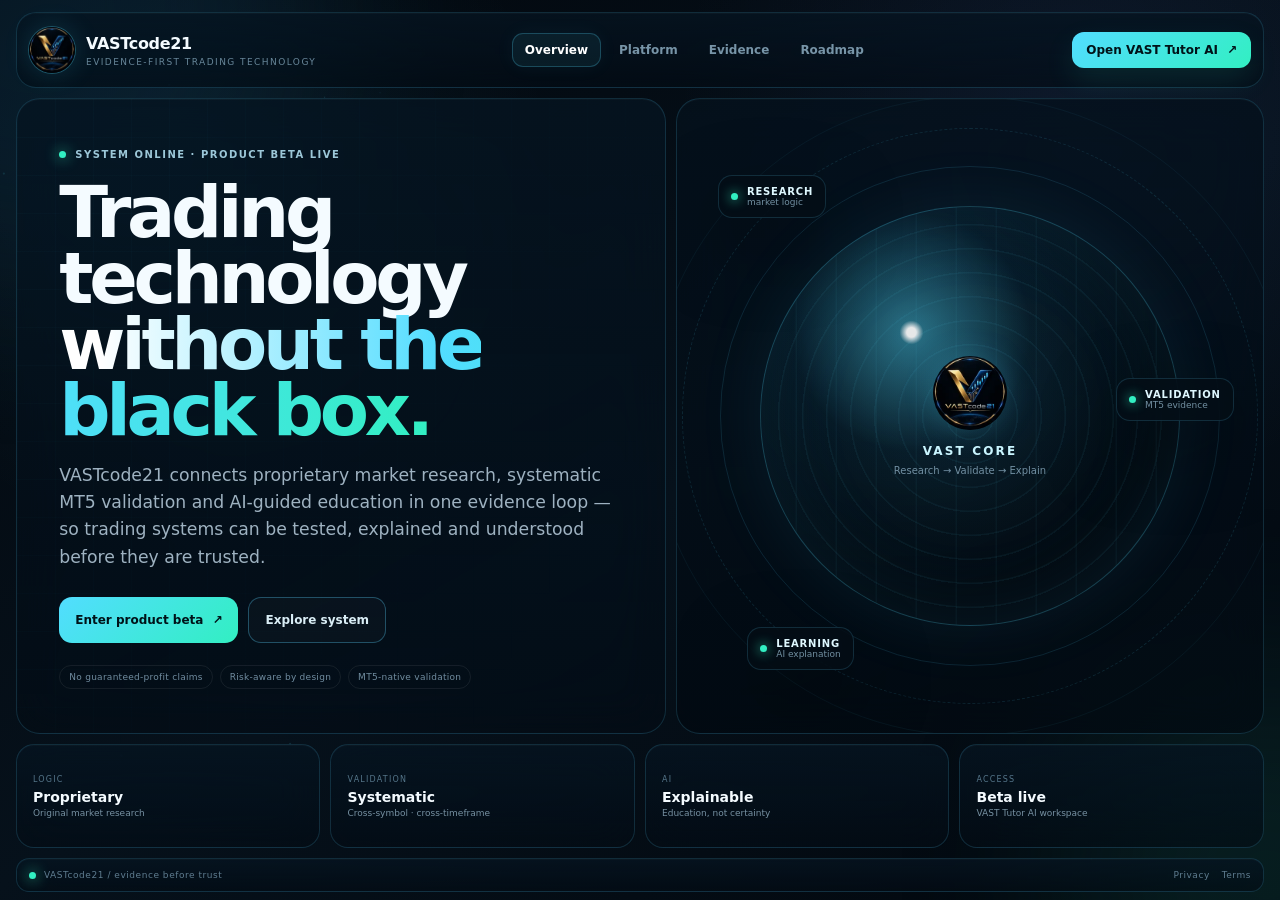
<file: site/index.html>
<!doctype html>
<html lang="en">
<head>
<meta charset="utf-8">
<meta name="viewport" content="width=device-width,initial-scale=1,viewport-fit=cover">
<meta name="theme-color" content="#02070d">
<title>VASTcode21 — Evidence-first trading technology</title>
<meta name="description" content="VASTcode21 combines proprietary market research, systematic MT5 validation and AI-guided education in one evidence-first trading technology platform.">
<meta name="robots" content="index,follow">
<link rel="canonical" href="https://vastcode21.com/">
<meta property="og:title" content="VASTcode21 — Evidence-first trading technology">
<meta property="og:description" content="Research. Validate. Understand. Trading technology designed around evidence, explainability and risk discipline.">
<meta property="og:type" content="website">
<meta property="og:url" content="https://vastcode21.com/">
<link rel="icon" type="image/svg+xml" href="vastcode21-instagram-logo.svg">
<link rel="stylesheet" href="onescreen.css">
<script type="application/ld+json">{"@context":"https://schema.org","@type":"WebSite","name":"VASTcode21","url":"https://vastcode21.com/","description":"Evidence-first trading technology combining proprietary research, systematic MT5 validation and AI-guided education."}</script>
</head>
<body>
<canvas id="field" aria-hidden="true"></canvas>
<div class="glow glow-a" aria-hidden="true"></div>
<div class="glow glow-b" aria-hidden="true"></div>

<div class="os-shell">
  <header class="topbar">
    <a class="brand" href="#" aria-label="VASTcode21 home" data-view="home">
      <img src="vastcode21-instagram-logo.svg" alt="VASTcode21 logo">
      <span class="brand-copy"><strong>VASTcode21</strong><small>EVIDENCE-FIRST TRADING TECHNOLOGY</small></span>
    </a>

    <nav class="view-nav" aria-label="VASTcode21 navigation">
      <button class="active" type="button" data-view="home">Overview</button>
      <button type="button" data-view="platform">Platform</button>
      <button type="button" data-view="evidence">Evidence</button>
      <button type="button" data-view="roadmap">Roadmap</button>
    </nav>

    <a class="launch" href="app.html">Open VAST Tutor AI <span>↗</span></a>
  </header>

  <main class="viewport">
    <section class="content-zone" aria-live="polite">
      <article class="view active" id="view-home" data-panel="home">
        <div class="eyebrow"><i></i> SYSTEM ONLINE · PRODUCT BETA LIVE</div>
        <h1>Trading technology<br><span>without the black box.</span></h1>
        <p class="lead">VASTcode21 connects proprietary market research, systematic MT5 validation and AI-guided education in one evidence loop — so trading systems can be tested, explained and understood before they are trusted.</p>
        <div class="action-row">
          <a class="primary" href="app.html">Enter product beta <b>↗</b></a>
          <button class="secondary" type="button" data-view="platform">Explore system</button>
        </div>
        <div class="trust-row">
          <span>No guaranteed-profit claims</span><span>Risk-aware by design</span><span>MT5-native validation</span>
        </div>
      </article>

      <article class="view" id="view-platform" data-panel="platform">
        <div class="eyebrow"><i></i> VAST PLATFORM ARCHITECTURE</div>
        <h1>Three layers.<br><span>One evidence loop.</span></h1>
        <p class="lead">Research captures explicit market states. Validation challenges them across symbols and timeframes. AI turns the resulting evidence into understandable, disciplined workflow.</p>
        <div class="mini-grid">
          <div><b>01</b><strong>Research</strong><span>Proprietary market-behavior logic</span></div>
          <div><b>02</b><strong>Validate</strong><span>Systematic MT5 testing and failure modes</span></div>
          <div><b>03</b><strong>Explain</strong><span>AI-guided context and education</span></div>
        </div>
      </article>

      <article class="view" id="view-evidence" data-panel="evidence">
        <div class="eyebrow"><i></i> STATE-BASED DECISION STRUCTURE</div>
        <h1>The system can<br><span>say “wait”.</span></h1>
        <p class="lead">VAST is designed to separate observation, preparation, trigger and exit instead of manufacturing constant action. Silence is a valid output when evidence is insufficient.</p>
        <div class="state-row">
          <div class="state wait"><small>00</small><b>WAIT</b></div>
          <div class="state arm"><small>01</small><b>ARM</b></div>
          <div class="state signal"><small>02</small><b>SIGNAL</b></div>
          <div class="state exit"><small>03</small><b>EXIT</b></div>
        </div>
      </article>

      <article class="view" id="view-roadmap" data-panel="roadmap">
        <div class="eyebrow"><i></i> PRODUCT DIRECTION</div>
        <h1>From tools to a<br><span>trader operating layer.</span></h1>
        <p class="lead">The direction is a unified workspace where research, validation, chart understanding, context and education operate as parts of the same system.</p>
        <div class="road-row">
          <div><small>NOW</small><b>Product beta</b><span>Vision AI · learning · outcome review</span></div>
          <div><small>NEXT</small><b>Validation engine</b><span>Versioned cross-market evidence</span></div>
          <div><small>THEN</small><b>Evidence graph</b><span>Linked logic, context and outcomes</span></div>
        </div>
      </article>
    </section>

    <aside class="core-zone" aria-label="VAST evidence engine visualization">
      <div class="core-orbit orbit-one"></div>
      <div class="core-orbit orbit-two"></div>
      <div class="core-orbit orbit-three"></div>
      <div class="core">
        <div class="core-grid"></div>
        <div class="core-center"><img src="vastcode21-instagram-logo.svg" alt=""><strong>VAST CORE</strong><span>Research → Validate → Explain</span></div>
      </div>
      <div class="sat sat-a"><i></i><span><b>Research</b>market logic</span></div>
      <div class="sat sat-b"><i></i><span><b>Validation</b>MT5 evidence</span></div>
      <div class="sat sat-c"><i></i><span><b>Learning</b>AI explanation</span></div>
    </aside>

    <section class="status-rail" aria-label="VASTcode21 system status">
      <div class="status-card"><small>LOGIC</small><b>Proprietary</b><span>Original market research</span></div>
      <div class="status-card"><small>VALIDATION</small><b>Systematic</b><span>Cross-symbol · cross-timeframe</span></div>
      <div class="status-card"><small>AI</small><b>Explainable</b><span>Education, not certainty</span></div>
      <div class="status-card"><small>ACCESS</small><b>Beta live</b><span>VAST Tutor AI workspace</span></div>
    </section>
  </main>

  <footer class="bottombar">
    <span><i></i> VASTcode21 / evidence before trust</span>
    <div><a href="privacy.html">Privacy</a><a href="terms.html">Terms</a></div>
  </footer>
</div>

<script src="onescreen.js" defer></script>
</body>
</html>
</file>
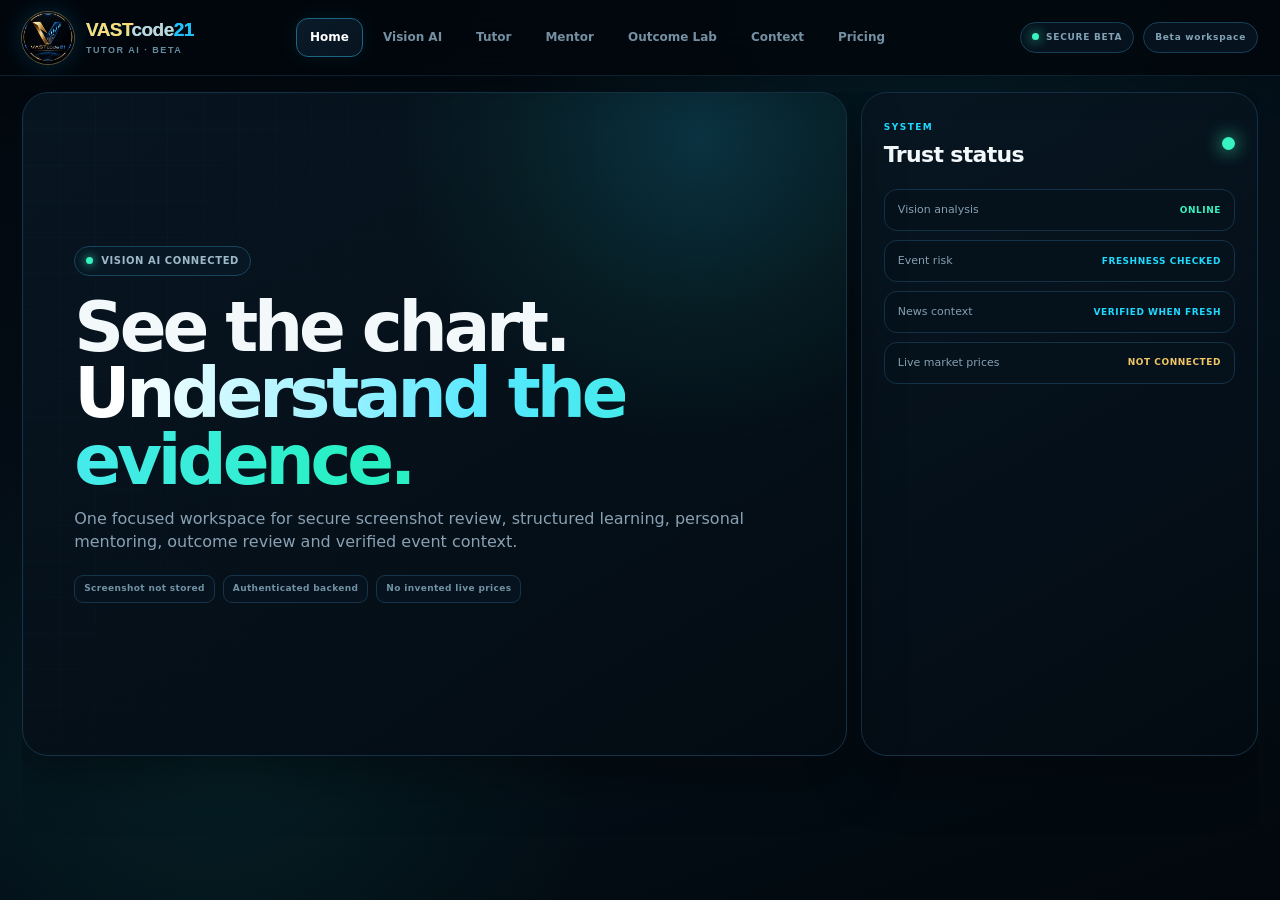
<file: site/app.html>
<!doctype html>
<html lang="en">
<head>
<meta charset="utf-8">
<meta name="viewport" content="width=device-width,initial-scale=1,viewport-fit=cover">
<meta name="theme-color" content="#02070d">
<title>VASTcode21 — Tutor AI Workspace</title>
<meta name="description" content="VASTcode21 Tutor AI beta: secure chart screenshot review, structured learning, mentoring, outcome review and verified context. Educational use only.">
<link rel="icon" type="image/svg+xml" href="vastcode21-instagram-logo.svg">
<link rel="stylesheet" href="tutor-lab.css">
<link rel="stylesheet" href="tutor-learning.css">
<link rel="stylesheet" href="tutor-outcome.css">
<link rel="stylesheet" href="app-shell.css">
<link rel="stylesheet" href="pricing.css">
</head>
<body>
<div class="app">
  <header class="app-topbar">
    <button class="brandlock" type="button" data-page="home" aria-label="VASTcode21 home">
      <img class="brand-logo" src="vastcode21-instagram-logo.svg" alt="VASTcode21 logo">
      <span class="brand-copy"><strong><span class="brand-vast">VAST</span><span class="brand-code">code</span><span class="brand-21">21</span></strong><small>TUTOR AI · BETA</small></span>
    </button>

    <nav class="topnav" aria-label="Workspace navigation">
      <button type="button" data-page="home">Home</button>
      <button type="button" data-page="vision">Vision AI</button>
      <button type="button" data-page="tutor">Tutor</button>
      <button type="button" data-page="mentor">Mentor</button>
      <button type="button" data-page="outcome">Outcome Lab</button>
      <button type="button" data-page="context">Context</button>
      <button type="button" data-page="pricing">Pricing</button>
    </nav>

    <div class="topbar-right">
      <span class="beta-pill"><i></i>SECURE BETA</span>
      <span class="account-pill" id="account-pill">Beta workspace</span>
    </div>
  </header>

  <main class="app-main">
    <div class="page-wrap">
      <section class="app-page active" id="page-home">
        <div class="home-screen">
          <article class="hero-card">
            <div class="hero-content">
              <span class="hero-chip"><i></i>VISION AI CONNECTED</span>
              <h1>See the chart.<br><span>Understand the evidence.</span></h1>
              <p>One focused workspace for secure screenshot review, structured learning, personal mentoring, outcome review and verified event context.</p>
              <div class="hero-mini"><span>Screenshot not stored</span><span>Authenticated backend</span><span>No invented live prices</span></div>
            </div>
          </article>

          <aside class="status-card">
            <div class="status-head"><div><span class="page-kicker">SYSTEM</span><h2>Trust status</h2></div><span class="live-orb"></span></div>
            <div class="system-list">
              <div class="system-row"><span>Vision analysis</span><b class="state-online">ONLINE</b></div>
              <div class="system-row"><span>Event risk</span><b class="state-safe">FRESHNESS CHECKED</b></div>
              <div class="system-row"><span>News context</span><b class="state-safe">VERIFIED WHEN FRESH</b></div>
              <div class="system-row"><span>Live market prices</span><b class="state-planned">NOT CONNECTED</b></div>
            </div>
          </aside>
        </div>
      </section>

      <section class="app-page" id="page-vision">
        <div class="workspace-head"><div><span class="page-kicker">VAST VISION AI</span><h1>Chart review</h1><p>Upload one chart and get one structured educational review.</p></div></div>
        <div id="mentor" hidden></div><div class="module-slot" id="vision-slot"></div>
      </section>

      <section class="app-page" id="page-tutor">
        <div class="workspace-head"><div><span class="page-kicker">VAST TUTOR</span><h1>Learning path</h1><p>Short lessons and checkpoints, separated from chart analysis.</p></div></div>
        <div class="module-slot" id="tutor-slot"><div class="module-empty">Tutor lessons are loading…</div></div>
      </section>

      <section class="app-page" id="page-mentor">
        <div class="workspace-head mentor-head"><div><span class="page-kicker">VAST MENTOR · PERSONAL TRADING EDUCATION</span><h1>Private guidance, built around your level.</h1><p>MT5 practice, XAUUSD/BTCUSD market context, risk discipline and a repeatable VAST workflow — education only, never signals.</p></div></div>
        <div class="mentor-workspace">
          <article class="mentor-intro-card">
            <span class="mentor-badge">PERSONALIZED PATH</span>
            <h2>Become more independent, not more dependent.</h2>
            <p>The mentor program is structured around five learning stages: platform foundation, market structure, risk discipline, VAST workflow and independent review.</p>
            <div class="mentor-path"><span>01 Foundation</span><span>02 Market structure</span><span>03 Risk discipline</span><span>04 VAST workflow</span><span>05 Independent review</span></div>
            <div class="mentor-disclaimer">No account management · No personalized investment advice · No buy/sell signals</div>
          </article>

          <article class="mentor-service-card">
            <div class="plan-top"><span class="plan-tag">PRIVATE SESSION</span><span class="plan-state available">AVAILABLE</span></div>
            <h2>VAST Mentor 1:1</h2>
            <div class="plan-price"><strong>€79</strong><span>/ 50 min</span></div>
            <p>A focused private lesson around your current level and one specific skill you want to improve.</p>
            <ul><li>Personal level check</li><li>Live MT5 walkthrough</li><li>One focused topic per session</li><li>Action notes for your next practice block</li></ul>
            <a class="plan-action" href="https://ig.me/m/vast.code21" target="_blank" rel="noopener noreferrer">Request 1:1 session</a>
          </article>

          <article class="mentor-service-card featured-mentor">
            <div class="plan-top"><span class="plan-tag">STRUCTURED PROGRAM</span><span class="plan-state available">AVAILABLE</span></div>
            <h2>4-Week Mentorship</h2>
            <div class="plan-price"><strong>€249</strong><span>/ 4 weeks</span></div>
            <p>A guided learning track for structure, accountability and measurable educational progress.</p>
            <ul><li>4 private mentor sessions</li><li>Personal learning roadmap</li><li>MT5 + risk + market-context curriculum</li><li>Weekly practice objectives</li><li>End-of-program review</li></ul>
            <a class="plan-action" href="https://ig.me/m/vast.code21" target="_blank" rel="noopener noreferrer">Apply for 4-week track</a>
          </article>
        </div>
      </section>

      <section class="app-page" id="page-outcome">
        <div class="workspace-head"><div><span class="page-kicker">OUTCOME LAB</span><h1>Review outcomes</h1><p>Capture the scenario first, then compare it with what actually happened.</p></div></div>
        <div class="module-slot" id="outcome-slot"><div class="module-empty">Outcome Lab is loading…</div></div>
      </section>

      <section class="app-page" id="page-context">
        <div class="workspace-head"><div><span class="page-kicker">VERIFIED CONTEXT</span><h1>Event risk</h1><p>Freshness-gated context only. Missing dependencies stay explicitly unavailable.</p></div></div>
        <div id="markets" hidden></div><div class="module-slot" id="context-slot"></div>
      </section>

      <section class="app-page" id="page-pricing">
        <div class="workspace-head pricing-head"><div><span class="page-kicker">VASTCODE21 PRICING</span><h1>Plans & services</h1><p>All current public services in one place. Products still under validation remain unavailable.</p></div></div>
        <div class="pricing-grid">
          <article class="plan-card mentor-price-card">
            <div class="plan-top"><span class="plan-tag">MENTOR 1:1</span><span class="plan-state available">AVAILABLE</span></div>
            <h2>VAST Mentor 1:1</h2>
            <div class="plan-price"><strong>€79</strong><span>/ 50 min</span></div>
            <p>Private focused education with level check, live MT5 walkthrough and next-step practice notes.</p>
            <a class="plan-action" href="https://ig.me/m/vast.code21" target="_blank" rel="noopener noreferrer">Request session</a>
          </article>

          <article class="plan-card mentor-price-card featured-mentor">
            <div class="plan-top"><span class="plan-tag">MENTOR PROGRAM</span><span class="plan-state available">AVAILABLE</span></div>
            <h2>4-Week Mentorship</h2>
            <div class="plan-price"><strong>€249</strong><span>/ 4 weeks</span></div>
            <p>4 private sessions, personal roadmap, weekly practice objectives and end-of-program review.</p>
            <a class="plan-action" href="https://ig.me/m/vast.code21" target="_blank" rel="noopener noreferrer">Apply for program</a>
          </article>

          <article class="plan-card">
            <div class="plan-top"><span class="plan-tag">TECHNICAL SERVICE</span><span class="plan-state available">AVAILABLE</span></div>
            <h2>MT5 Setup & Automation Audit</h2>
            <div class="plan-price"><strong>€99</strong><span>one time</span></div>
            <p>45-minute MT5 setup session covering installation, templates, EA/indicator setup and troubleshooting.</p>
            <a class="plan-action" href="https://book.stripe.com/bJedRaaIVaZG6L55S6cEw00" target="_blank" rel="noopener">Buy for €99</a>
          </article>

          <article class="plan-card">
            <div class="plan-top"><span class="plan-tag">EDUCATIONAL MEMBERSHIP</span><span class="plan-state available">AVAILABLE</span></div>
            <h2>VASTcode21 Research Brief</h2>
            <div class="plan-price"><strong>€15</strong><span>/ month</span></div>
            <p>Weekly educational email with validation milestones, MT5 concepts and GOLD/BITCOIN development lessons.</p>
            <a class="plan-action" href="https://buy.stripe.com/6oUaEY5oB8RyglFeoCcEw01" target="_blank" rel="noopener">Subscribe €15/mo</a>
          </article>

          <article class="plan-card beta-plan">
            <div class="plan-top"><span class="plan-tag">AI BETA</span><span class="plan-state">CHECKOUT OFF</span></div>
            <h2>VAST Tutor AI</h2>
            <div class="plan-price"><strong>Beta</strong><span>pricing not launched</span></div>
            <p>Vision AI, Tutor learning, Outcome Lab and verified context are still being validated.</p>
            <div class="plan-note">No public Tutor checkout until the product and payment flow are fully verified.</div>
          </article>

          <article class="plan-card free-plan">
            <div class="plan-top"><span class="plan-tag">EARLY ACCESS</span><span class="plan-state available">OPEN</span></div>
            <h2>VAST Early Access List</h2>
            <div class="plan-price"><strong>FREE</strong><span>waitlist</span></div>
            <p>Verified development and release updates. The VAST indicator itself is not currently for sale.</p>
            <a class="plan-action secondary" href="http://eepurl.com/cN6dWhHhtP" target="_blank" rel="noopener">Join free waitlist</a>
          </article>
        </div>
        <div class="pricing-foot">Prices shown in EUR. No trading signals, account management, profit guarantees or personalized investment advice are included.</div>
      </section>
    </div>
  </main>
</div>

<script src="tutor-lab.js" defer></script>
<script src="tutor-learning.js" defer></script>
<script src="tutor-outcome.js" defer></script>
<script src="tutor-vision-runtime.js" defer></script>
<script src="tutor-vision-bridge.js" defer></script>
<script src="app-shell.js" defer></script>
</body>
</html>
</file>
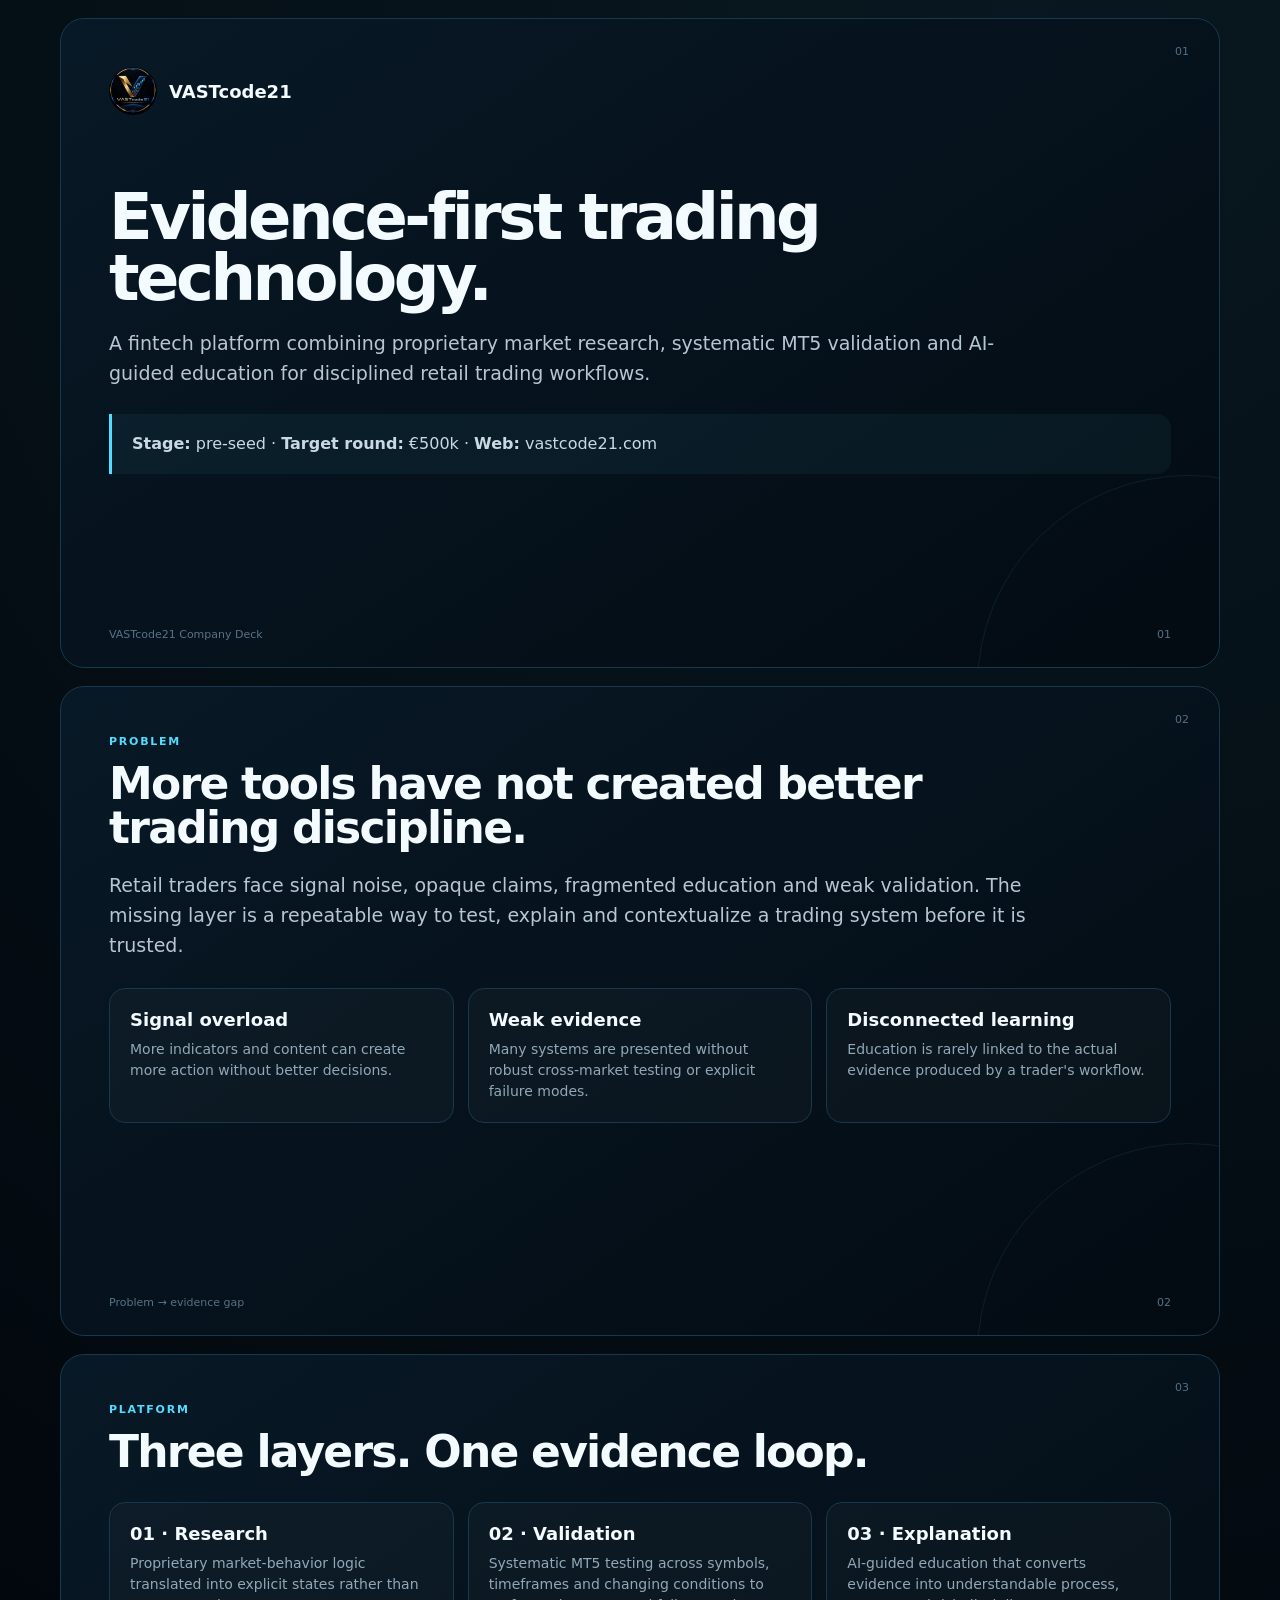
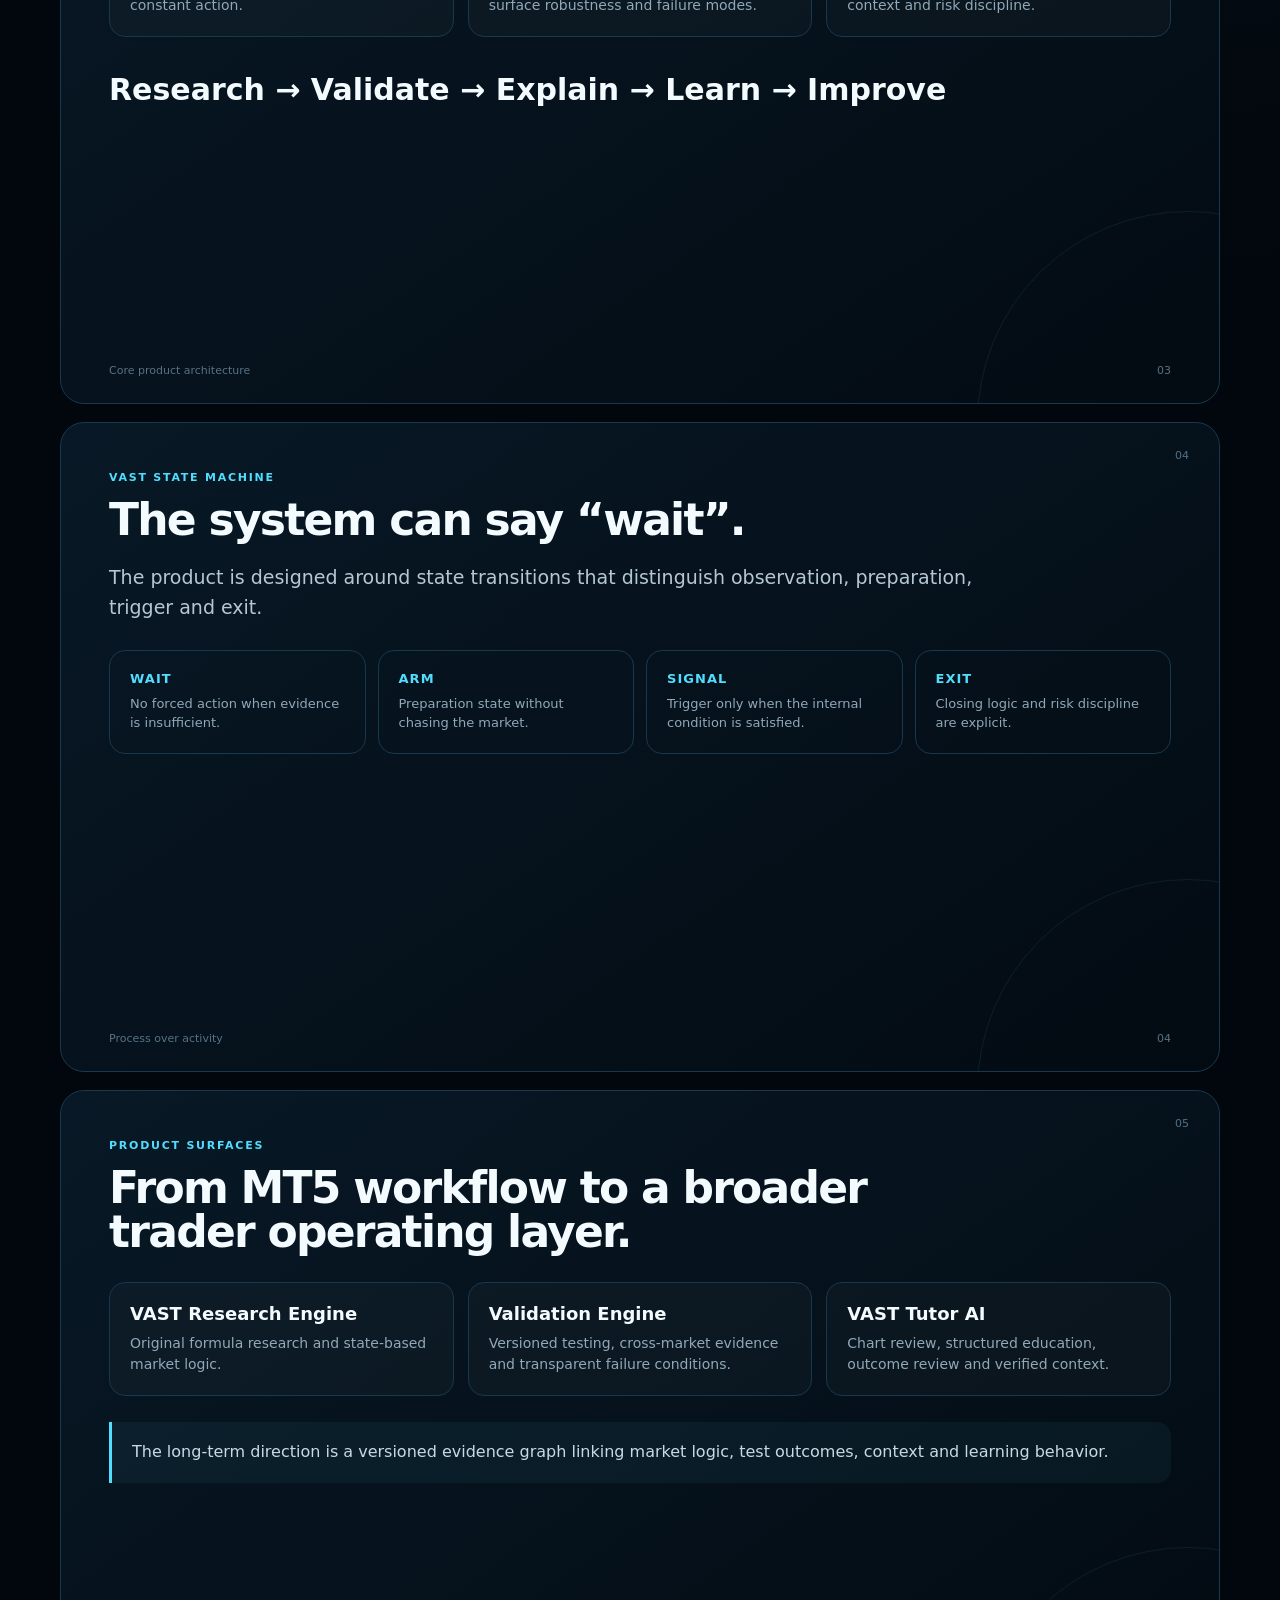
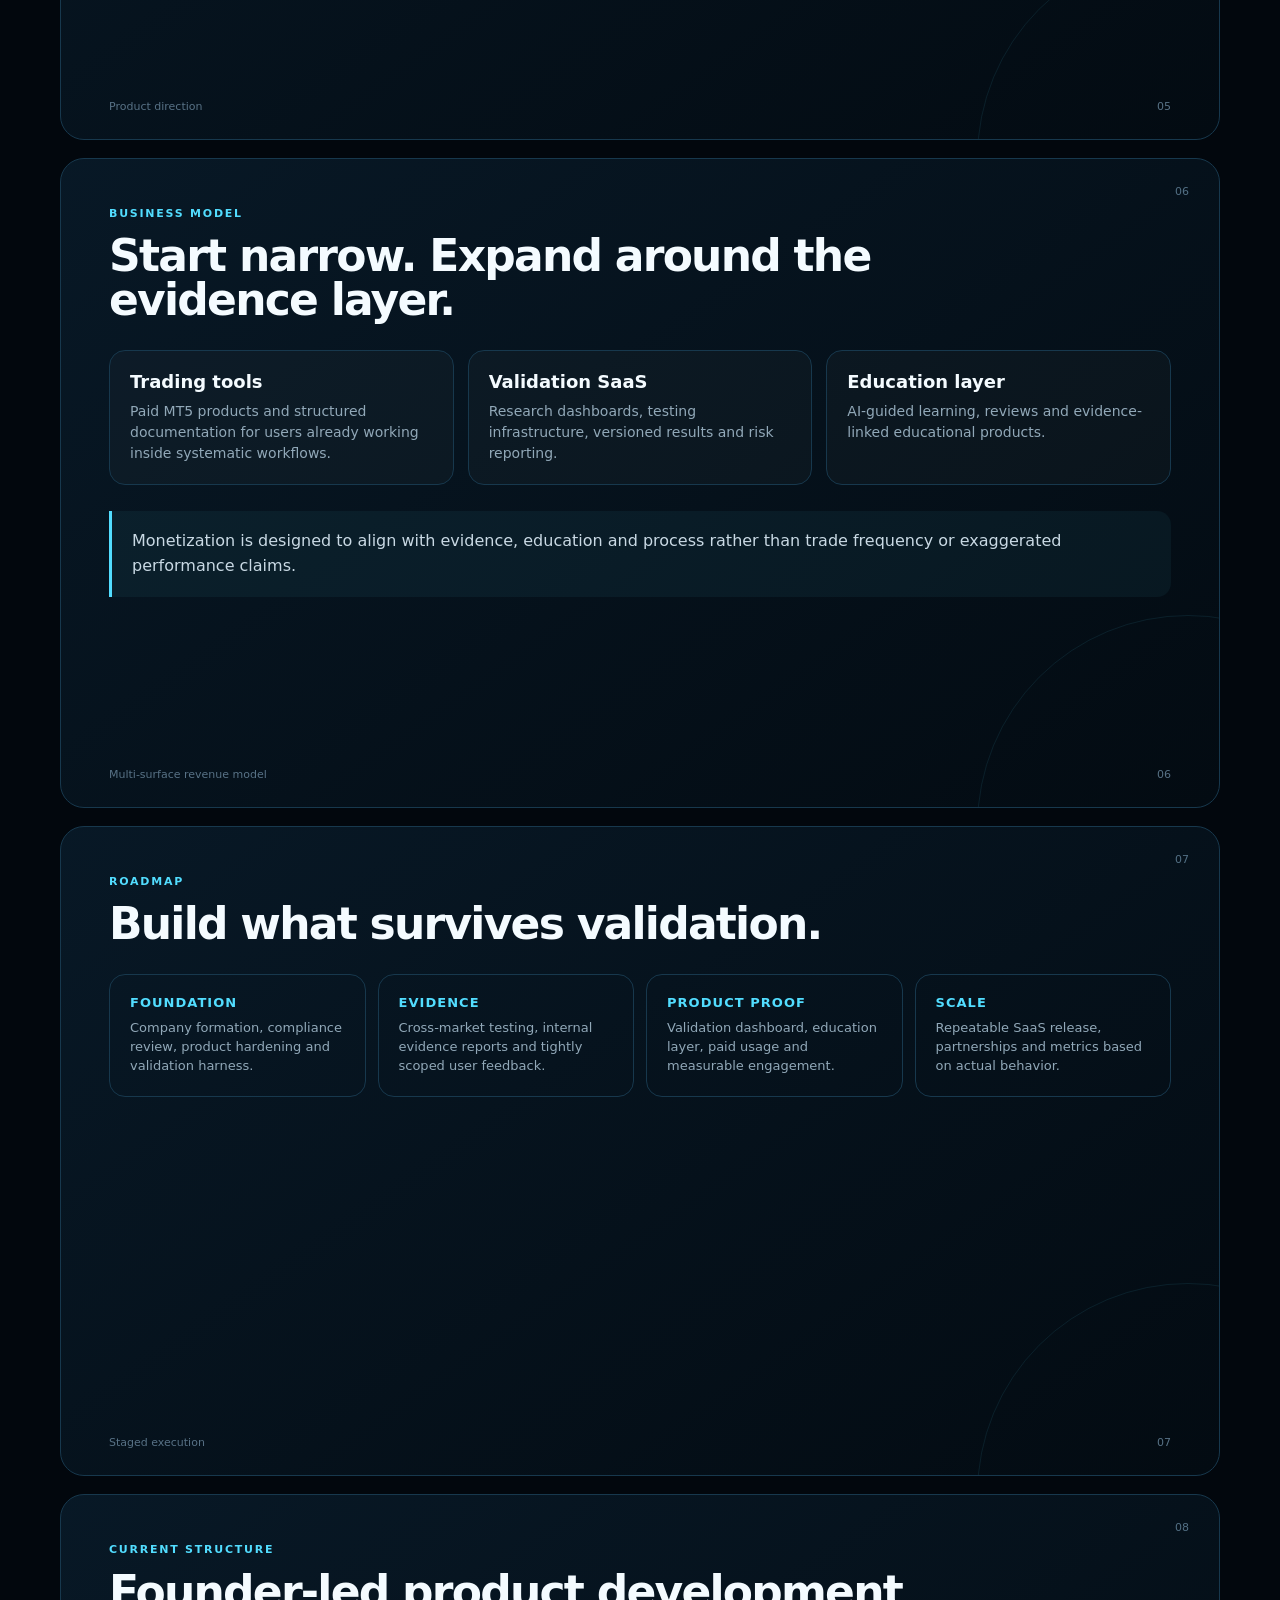
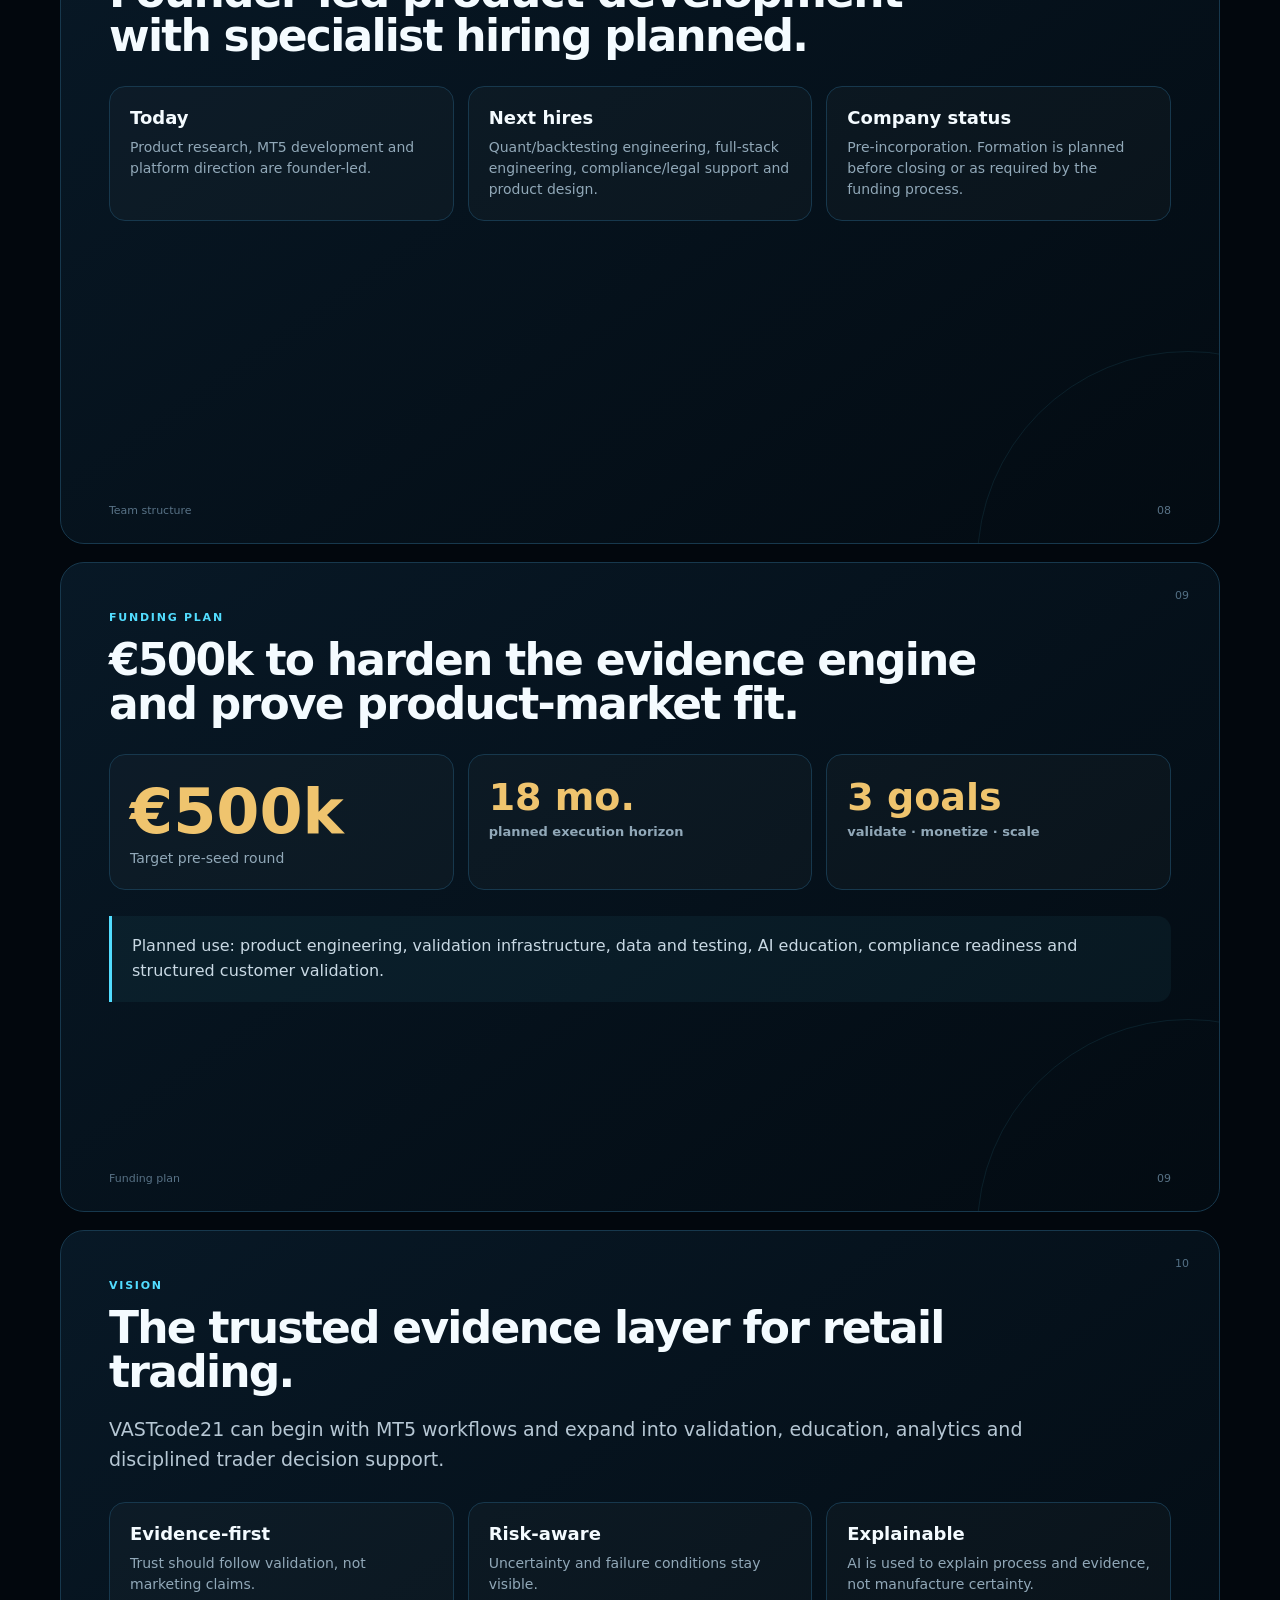
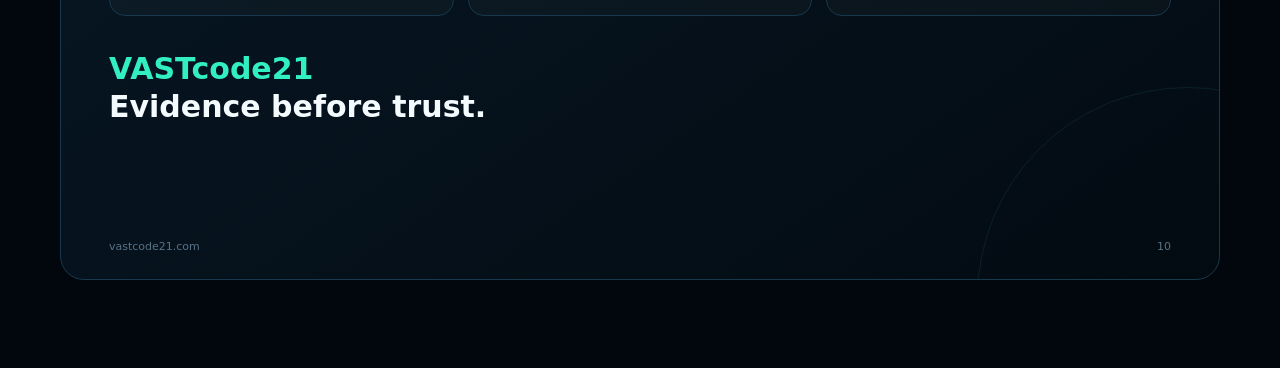
<file: site/company-deck.html>
<!doctype html>
<html lang="en">
<head>
<meta charset="utf-8">
<meta name="viewport" content="width=device-width,initial-scale=1">
<meta name="robots" content="noindex,nofollow">
<title>VASTcode21 — Company Deck</title>
<link rel="icon" type="image/svg+xml" href="vastcode21-instagram-logo.svg">
<style>
:root{--bg:#02070d;--panel:#071522;--line:#17384d;--text:#f4fbff;--muted:#91a8b8;--cyan:#52ddff;--mint:#32efc2;--gold:#efc46e}*{box-sizing:border-box}html{scroll-behavior:smooth}body{margin:0;background:radial-gradient(circle at 80% 0,rgba(82,221,255,.08),transparent 28%),#02070d;color:var(--text);font-family:Inter,ui-sans-serif,system-ui,-apple-system,BlinkMacSystemFont,"Segoe UI",sans-serif}.deck{width:min(calc(100% - 28px),1160px);margin:0 auto;padding:18px 0 70px}.slide{position:relative;min-height:650px;margin:0 0 18px;padding:48px;border:1px solid var(--line);border-radius:24px;background:linear-gradient(145deg,rgba(8,25,39,.96),rgba(3,11,18,.98));overflow:hidden}.slide:after{content:"";position:absolute;width:420px;height:420px;border:1px solid rgba(82,221,255,.09);border-radius:50%;right:-180px;bottom:-230px}.brand{display:flex;align-items:center;gap:12px}.brand img{width:48px;height:48px;border-radius:50%}.brand strong{font-size:18px}.kicker{display:block;color:var(--cyan);font-size:11px;font-weight:850;letter-spacing:.16em;text-transform:uppercase}.num{position:absolute;right:30px;top:26px;color:#537085;font-size:11px}h1{font-size:64px;line-height:.95;letter-spacing:-.055em;margin:72px 0 18px;max-width:900px}h2{font-size:44px;line-height:1;letter-spacing:-.04em;margin:14px 0 20px;max-width:900px}h3{font-size:18px;margin:0 0 9px}.lead{font-size:19px;line-height:1.58;color:#b6c7d4;max-width:930px}.grid{display:grid;gap:14px;margin-top:28px}.g2{grid-template-columns:repeat(2,1fr)}.g3{grid-template-columns:repeat(3,1fr)}.g4{grid-template-columns:repeat(4,1fr)}.card{border:1px solid var(--line);border-radius:16px;padding:20px;background:rgba(255,255,255,.022)}.card p{margin:0;color:var(--muted);font-size:14px;line-height:1.5}.metric{font-size:38px;font-weight:900;color:var(--gold);margin-bottom:7px}.metric small{display:block;font-size:13px;color:var(--muted);font-weight:600;margin-top:5px}.callout{margin-top:26px;padding:18px 20px;border-left:3px solid var(--cyan);background:rgba(82,221,255,.05);border-radius:0 14px 14px 0;color:#c9d9e4;line-height:1.55}.flow{display:grid;grid-template-columns:repeat(4,1fr);gap:12px;margin-top:28px}.step{border:1px solid var(--line);border-radius:16px;padding:20px}.step b{display:block;color:var(--cyan);font-size:13px;letter-spacing:.08em;margin-bottom:9px}.step p{margin:0;color:var(--muted);font-size:13px;line-height:1.45}.ask{font-size:62px;font-weight:900;color:var(--gold)}.foot{position:absolute;left:48px;right:48px;bottom:26px;display:flex;justify-content:space-between;color:#587286;font-size:11px}.quote{font-size:30px;font-weight:850;line-height:1.25;margin-top:34px;max-width:850px}.tag{color:var(--mint)}@media(max-width:820px){.deck{width:min(calc(100% - 16px),1160px);padding-top:8px}.slide{min-height:auto;padding:30px 24px}.num{right:20px}.brand img{width:42px;height:42px}h1{font-size:45px;margin-top:50px}h2{font-size:34px}.lead{font-size:16px}.g2,.g3,.g4,.flow{grid-template-columns:1fr}.foot{position:static;margin-top:36px}.ask{font-size:48px}}@media print{body{background:#fff}.deck{width:100%;padding:0}.slide{break-after:page;border:0;border-radius:0;margin:0;min-height:100vh}.slide:last-child{break-after:auto}}
</style>
</head>
<body>
<main class="deck">
<section class="slide"><div class="brand"><img src="vastcode21-instagram-logo.svg" alt="VASTcode21"><strong>VASTcode21</strong></div><span class="num">01</span><h1>Evidence-first trading technology.</h1><p class="lead">A fintech platform combining proprietary market research, systematic MT5 validation and AI-guided education for disciplined retail trading workflows.</p><div class="callout"><b>Stage:</b> pre-seed · <b>Target round:</b> €500k · <b>Web:</b> vastcode21.com</div><div class="foot"><span>VASTcode21 Company Deck</span><span>01</span></div></section>
<section class="slide"><span class="kicker">Problem</span><span class="num">02</span><h2>More tools have not created better trading discipline.</h2><p class="lead">Retail traders face signal noise, opaque claims, fragmented education and weak validation. The missing layer is a repeatable way to test, explain and contextualize a trading system before it is trusted.</p><div class="grid g3"><div class="card"><h3>Signal overload</h3><p>More indicators and content can create more action without better decisions.</p></div><div class="card"><h3>Weak evidence</h3><p>Many systems are presented without robust cross-market testing or explicit failure modes.</p></div><div class="card"><h3>Disconnected learning</h3><p>Education is rarely linked to the actual evidence produced by a trader's workflow.</p></div></div><div class="foot"><span>Problem → evidence gap</span><span>02</span></div></section>
<section class="slide"><span class="kicker">Platform</span><span class="num">03</span><h2>Three layers. One evidence loop.</h2><div class="grid g3"><div class="card"><h3>01 · Research</h3><p>Proprietary market-behavior logic translated into explicit states rather than constant action.</p></div><div class="card"><h3>02 · Validation</h3><p>Systematic MT5 testing across symbols, timeframes and changing conditions to surface robustness and failure modes.</p></div><div class="card"><h3>03 · Explanation</h3><p>AI-guided education that converts evidence into understandable process, context and risk discipline.</p></div></div><div class="quote">Research → Validate → Explain → Learn → Improve</div><div class="foot"><span>Core product architecture</span><span>03</span></div></section>
<section class="slide"><span class="kicker">VAST state machine</span><span class="num">04</span><h2>The system can say “wait”.</h2><p class="lead">The product is designed around state transitions that distinguish observation, preparation, trigger and exit.</p><div class="flow"><div class="step"><b>WAIT</b><p>No forced action when evidence is insufficient.</p></div><div class="step"><b>ARM</b><p>Preparation state without chasing the market.</p></div><div class="step"><b>SIGNAL</b><p>Trigger only when the internal condition is satisfied.</p></div><div class="step"><b>EXIT</b><p>Closing logic and risk discipline are explicit.</p></div></div><div class="foot"><span>Process over activity</span><span>04</span></div></section>
<section class="slide"><span class="kicker">Product surfaces</span><span class="num">05</span><h2>From MT5 workflow to a broader trader operating layer.</h2><div class="grid g3"><div class="card"><h3>VAST Research Engine</h3><p>Original formula research and state-based market logic.</p></div><div class="card"><h3>Validation Engine</h3><p>Versioned testing, cross-market evidence and transparent failure conditions.</p></div><div class="card"><h3>VAST Tutor AI</h3><p>Chart review, structured education, outcome review and verified context.</p></div></div><div class="callout">The long-term direction is a versioned evidence graph linking market logic, test outcomes, context and learning behavior.</div><div class="foot"><span>Product direction</span><span>05</span></div></section>
<section class="slide"><span class="kicker">Business model</span><span class="num">06</span><h2>Start narrow. Expand around the evidence layer.</h2><div class="grid g3"><div class="card"><h3>Trading tools</h3><p>Paid MT5 products and structured documentation for users already working inside systematic workflows.</p></div><div class="card"><h3>Validation SaaS</h3><p>Research dashboards, testing infrastructure, versioned results and risk reporting.</p></div><div class="card"><h3>Education layer</h3><p>AI-guided learning, reviews and evidence-linked educational products.</p></div></div><div class="callout">Monetization is designed to align with evidence, education and process rather than trade frequency or exaggerated performance claims.</div><div class="foot"><span>Multi-surface revenue model</span><span>06</span></div></section>
<section class="slide"><span class="kicker">Roadmap</span><span class="num">07</span><h2>Build what survives validation.</h2><div class="flow"><div class="step"><b>FOUNDATION</b><p>Company formation, compliance review, product hardening and validation harness.</p></div><div class="step"><b>EVIDENCE</b><p>Cross-market testing, internal evidence reports and tightly scoped user feedback.</p></div><div class="step"><b>PRODUCT PROOF</b><p>Validation dashboard, education layer, paid usage and measurable engagement.</p></div><div class="step"><b>SCALE</b><p>Repeatable SaaS release, partnerships and metrics based on actual behavior.</p></div></div><div class="foot"><span>Staged execution</span><span>07</span></div></section>
<section class="slide"><span class="kicker">Current structure</span><span class="num">08</span><h2>Founder-led product development with specialist hiring planned.</h2><div class="grid g3"><div class="card"><h3>Today</h3><p>Product research, MT5 development and platform direction are founder-led.</p></div><div class="card"><h3>Next hires</h3><p>Quant/backtesting engineering, full-stack engineering, compliance/legal support and product design.</p></div><div class="card"><h3>Company status</h3><p>Pre-incorporation. Formation is planned before closing or as required by the funding process.</p></div></div><div class="foot"><span>Team structure</span><span>08</span></div></section>
<section class="slide"><span class="kicker">Funding plan</span><span class="num">09</span><h2>€500k to harden the evidence engine and prove product-market fit.</h2><div class="grid g3"><div class="card"><div class="ask">€500k</div><p>Target pre-seed round</p></div><div class="card"><div class="metric">18 mo.<small>planned execution horizon</small></div></div><div class="card"><div class="metric">3 goals<small>validate · monetize · scale</small></div></div></div><div class="callout">Planned use: product engineering, validation infrastructure, data and testing, AI education, compliance readiness and structured customer validation.</div><div class="foot"><span>Funding plan</span><span>09</span></div></section>
<section class="slide"><span class="kicker">Vision</span><span class="num">10</span><h2>The trusted evidence layer for retail trading.</h2><p class="lead">VASTcode21 can begin with MT5 workflows and expand into validation, education, analytics and disciplined trader decision support.</p><div class="grid g3"><div class="card"><h3>Evidence-first</h3><p>Trust should follow validation, not marketing claims.</p></div><div class="card"><h3>Risk-aware</h3><p>Uncertainty and failure conditions stay visible.</p></div><div class="card"><h3>Explainable</h3><p>AI is used to explain process and evidence, not manufacture certainty.</p></div></div><div class="quote"><span class="tag">VASTcode21</span><br>Evidence before trust.</div><div class="foot"><span>vastcode21.com</span><span>10</span></div></section>
</main>
</body>
</html>
</file>
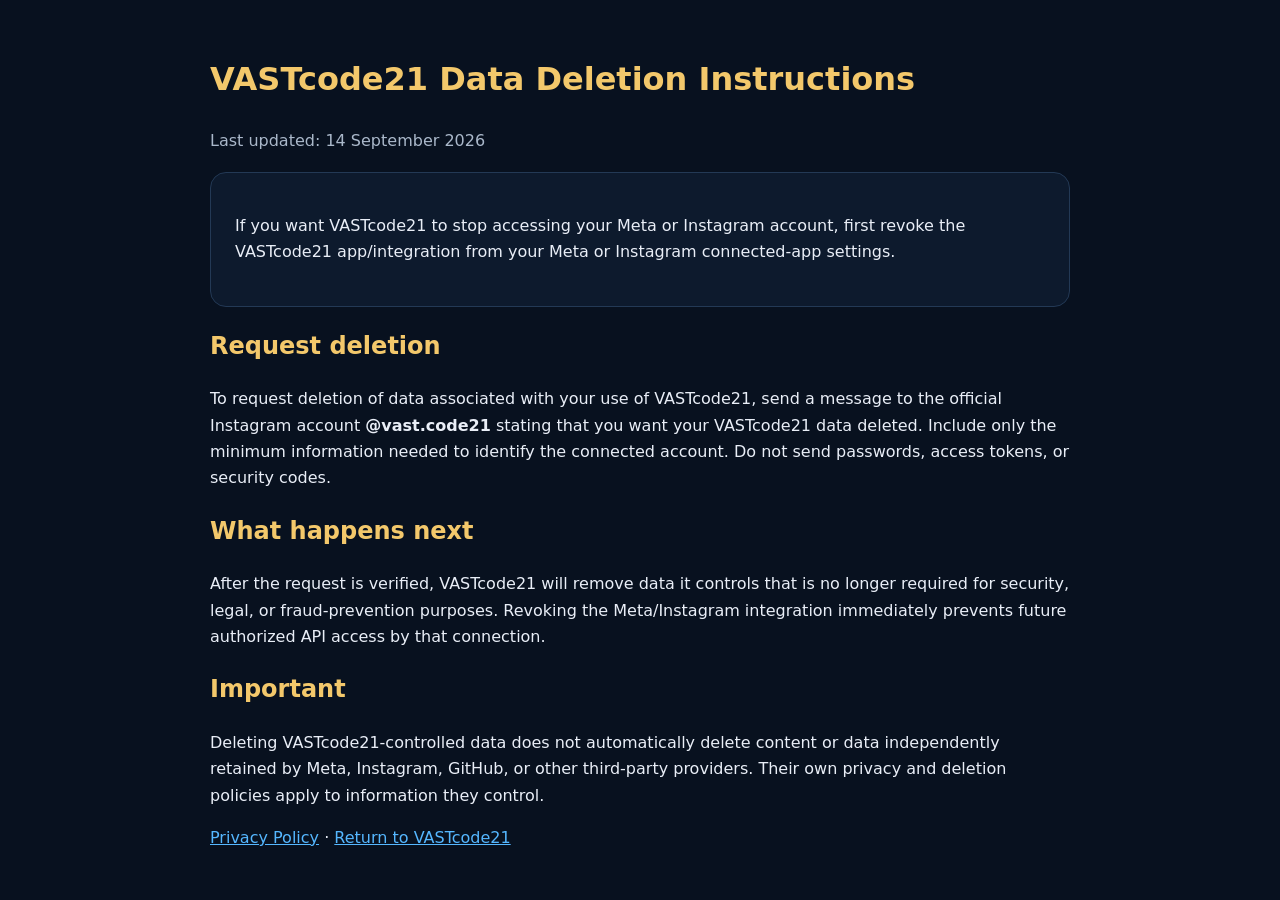
<file: site/data-deletion.html>
<!doctype html>
<html lang="en">
<head>
  <meta charset="utf-8">
  <meta name="viewport" content="width=device-width,initial-scale=1">
  <title>VASTcode21 Data Deletion Instructions</title>
  <style>
    body{font-family:system-ui,-apple-system,Segoe UI,Roboto,sans-serif;max-width:860px;margin:0 auto;padding:32px 20px;line-height:1.65;color:#e9eef7;background:#08111f}a{color:#55b7ff}h1,h2{color:#f3c86b}.card{background:#0d1a2d;border:1px solid #233955;border-radius:16px;padding:24px;margin:18px 0}.muted{color:#aab8ca}
  </style>
</head>
<body>
  <h1>VASTcode21 Data Deletion Instructions</h1>
  <p class="muted">Last updated: 14 September 2026</p>

  <div class="card">
    <p>If you want VASTcode21 to stop accessing your Meta or Instagram account, first revoke the VASTcode21 app/integration from your Meta or Instagram connected-app settings.</p>
  </div>

  <h2>Request deletion</h2>
  <p>To request deletion of data associated with your use of VASTcode21, send a message to the official Instagram account <strong>@vast.code21</strong> stating that you want your VASTcode21 data deleted. Include only the minimum information needed to identify the connected account. Do not send passwords, access tokens, or security codes.</p>

  <h2>What happens next</h2>
  <p>After the request is verified, VASTcode21 will remove data it controls that is no longer required for security, legal, or fraud-prevention purposes. Revoking the Meta/Instagram integration immediately prevents future authorized API access by that connection.</p>

  <h2>Important</h2>
  <p>Deleting VASTcode21-controlled data does not automatically delete content or data independently retained by Meta, Instagram, GitHub, or other third-party providers. Their own privacy and deletion policies apply to information they control.</p>

  <p><a href="privacy.html">Privacy Policy</a> · <a href="./">Return to VASTcode21</a></p>
</body>
</html>
</file>
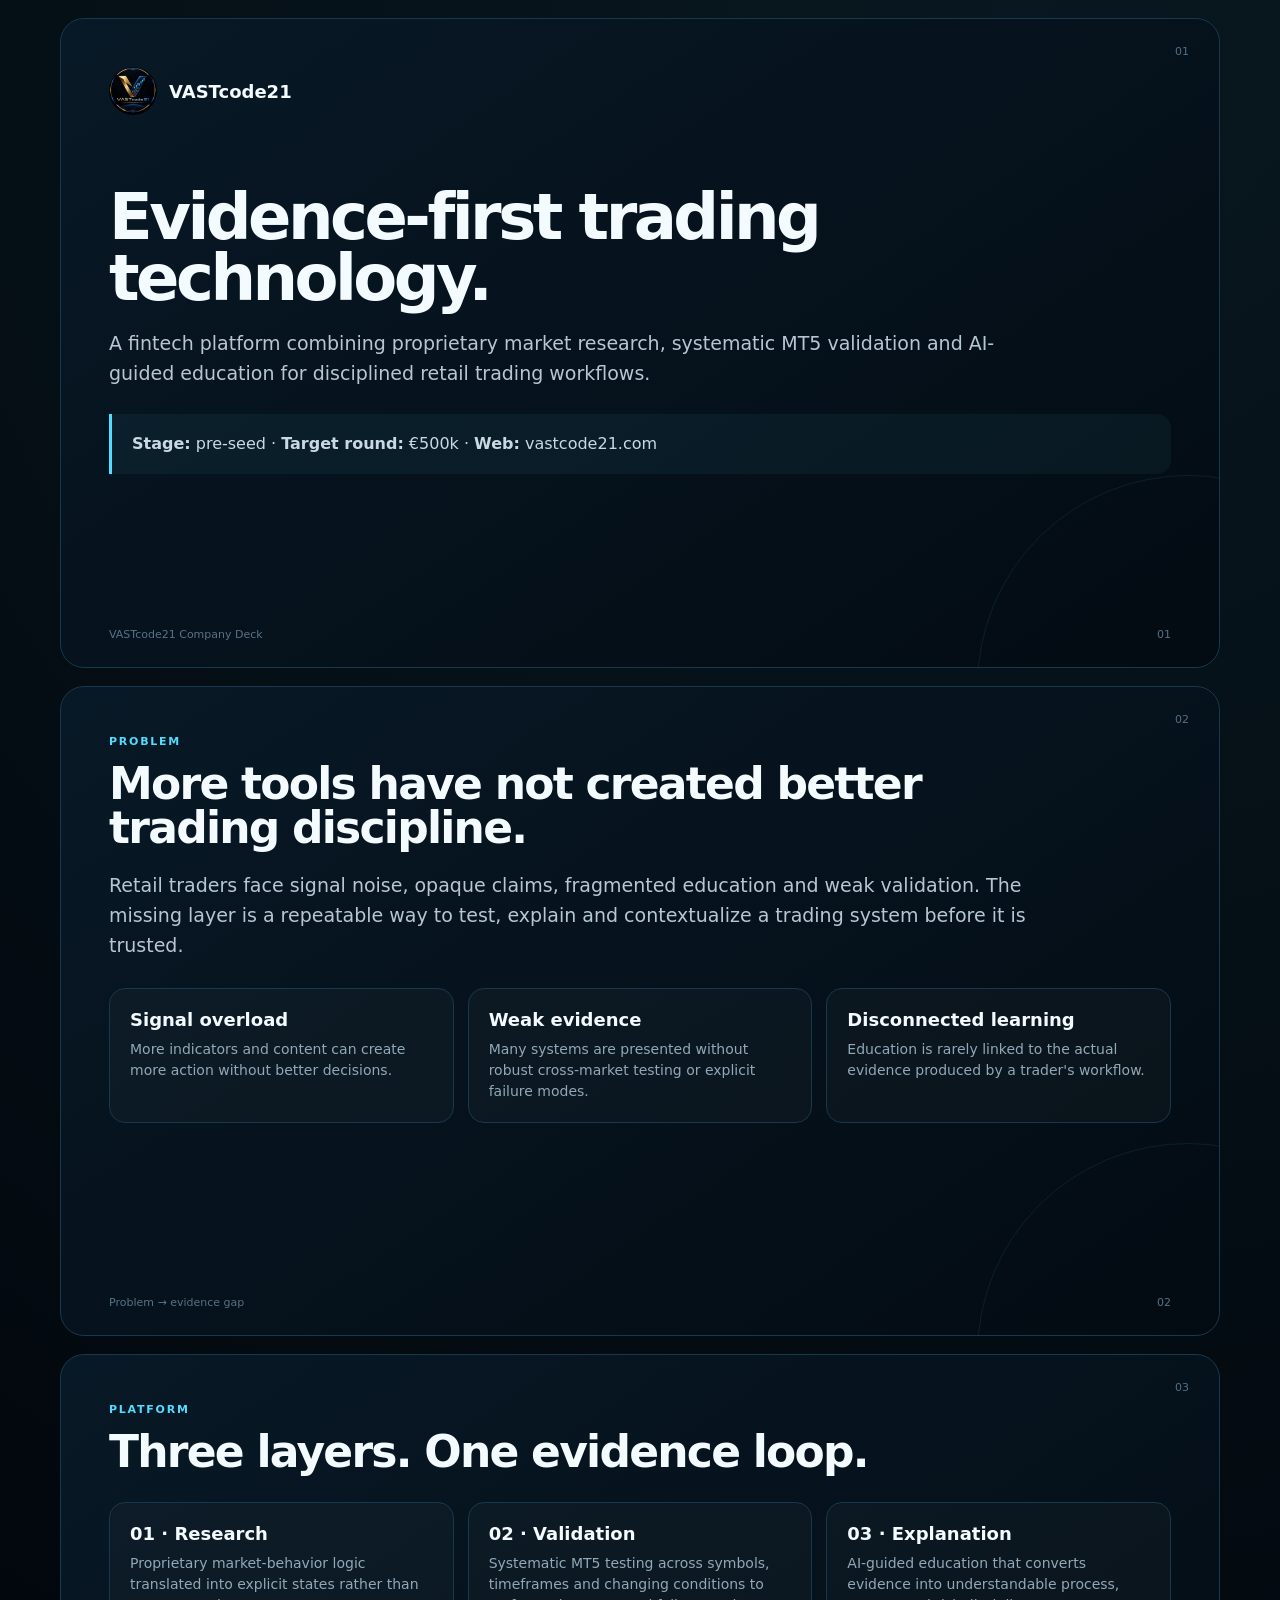
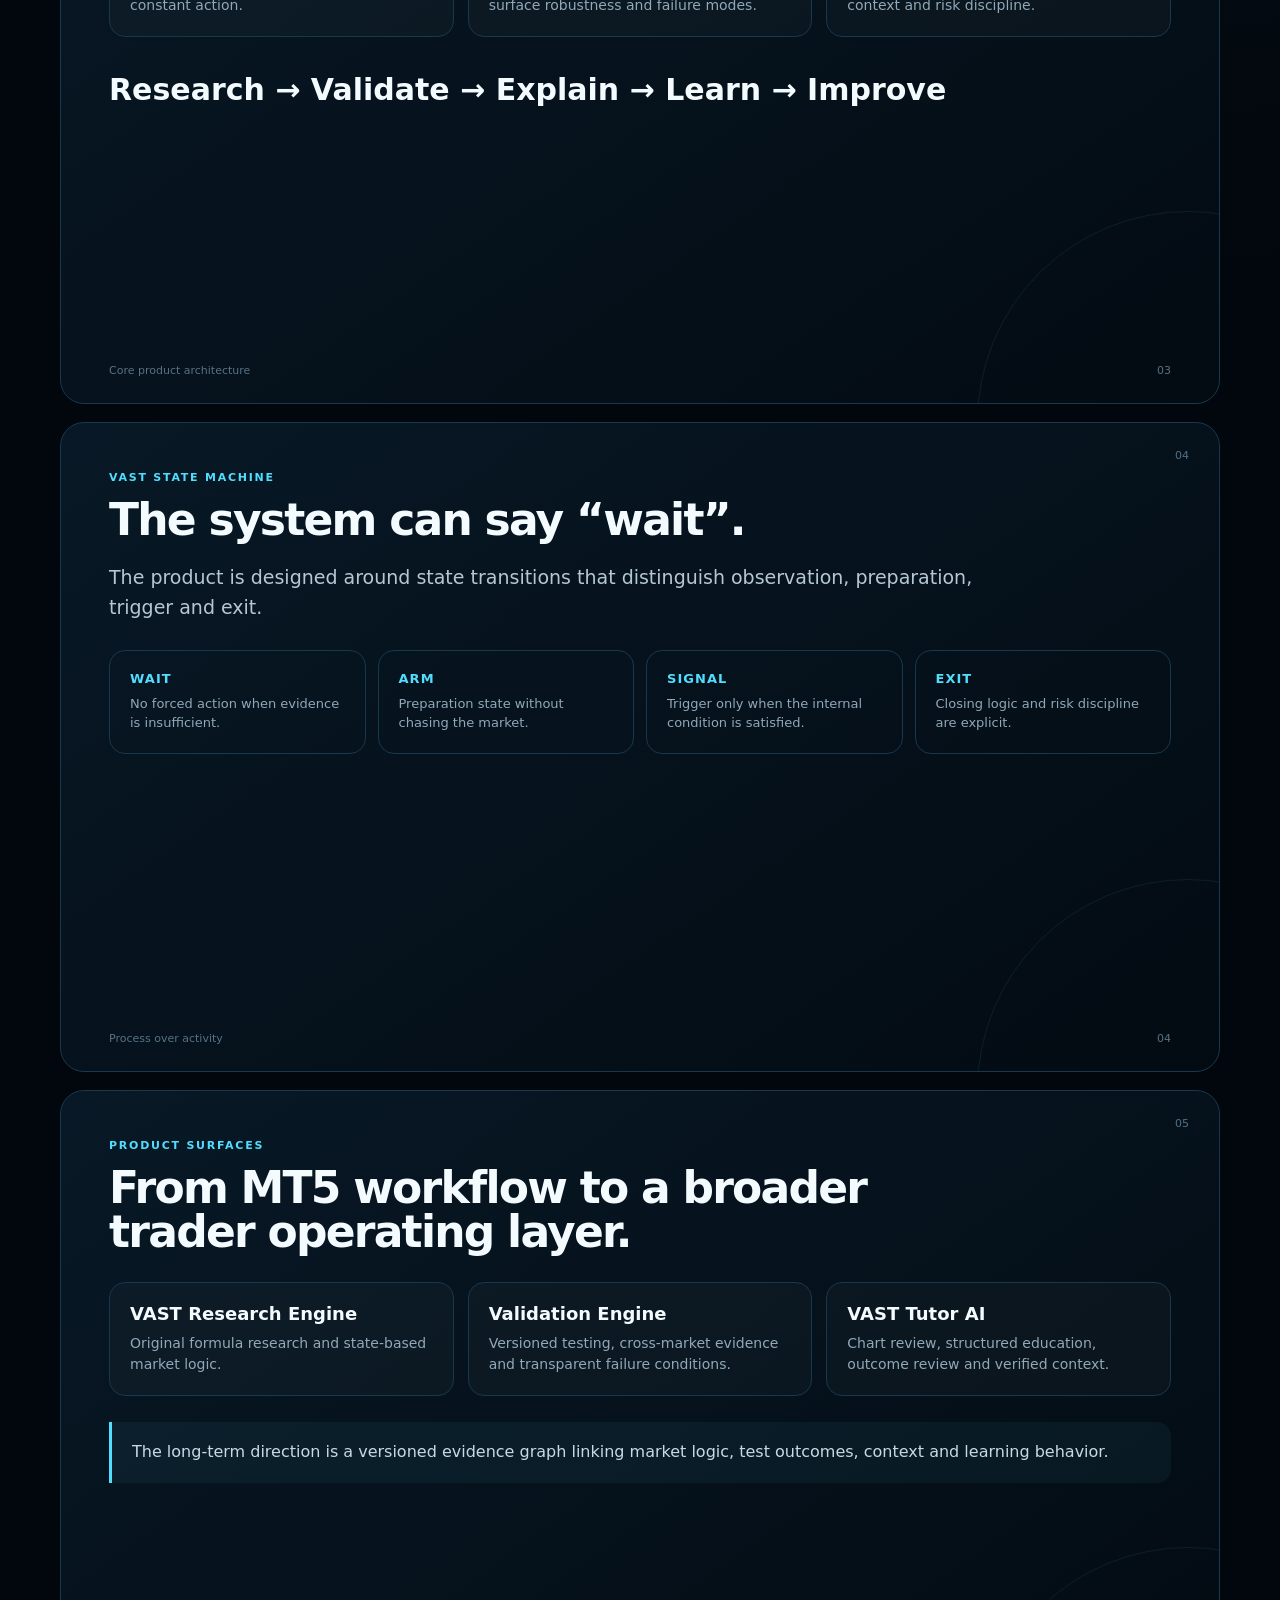
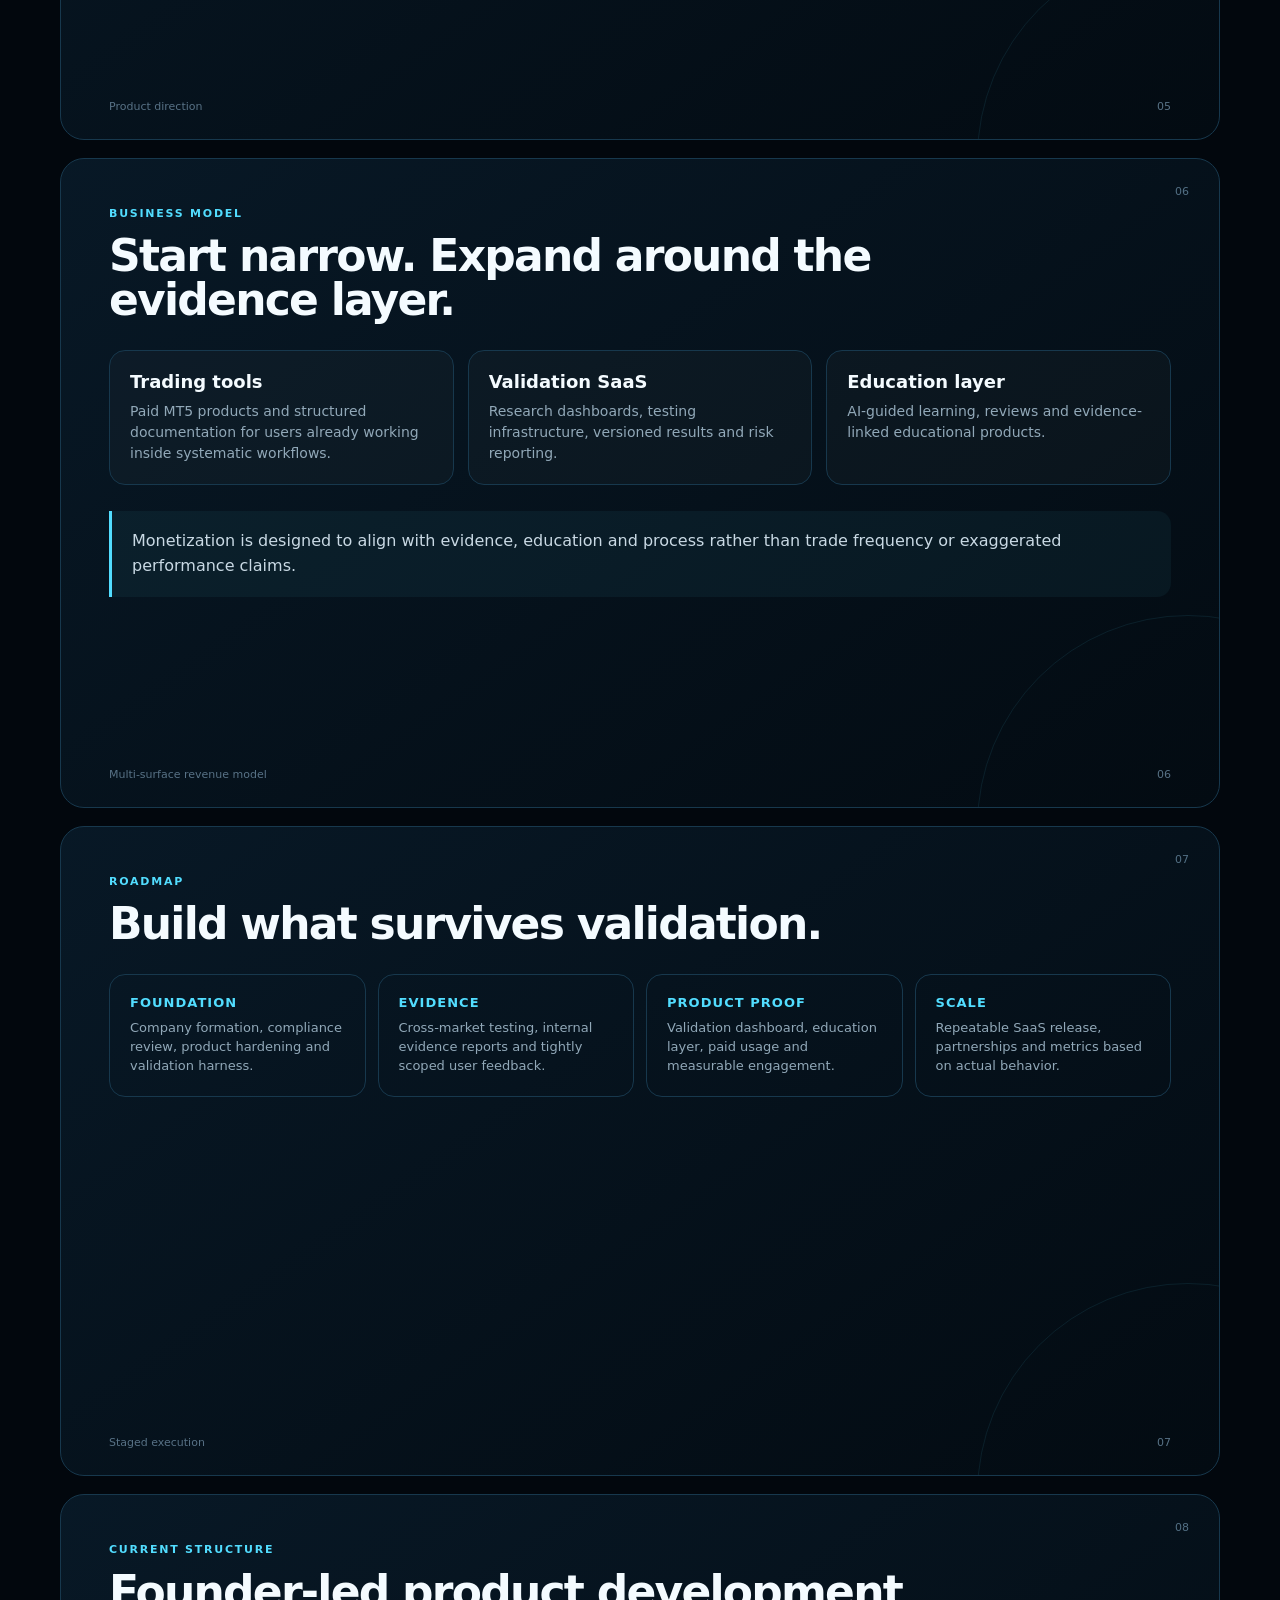
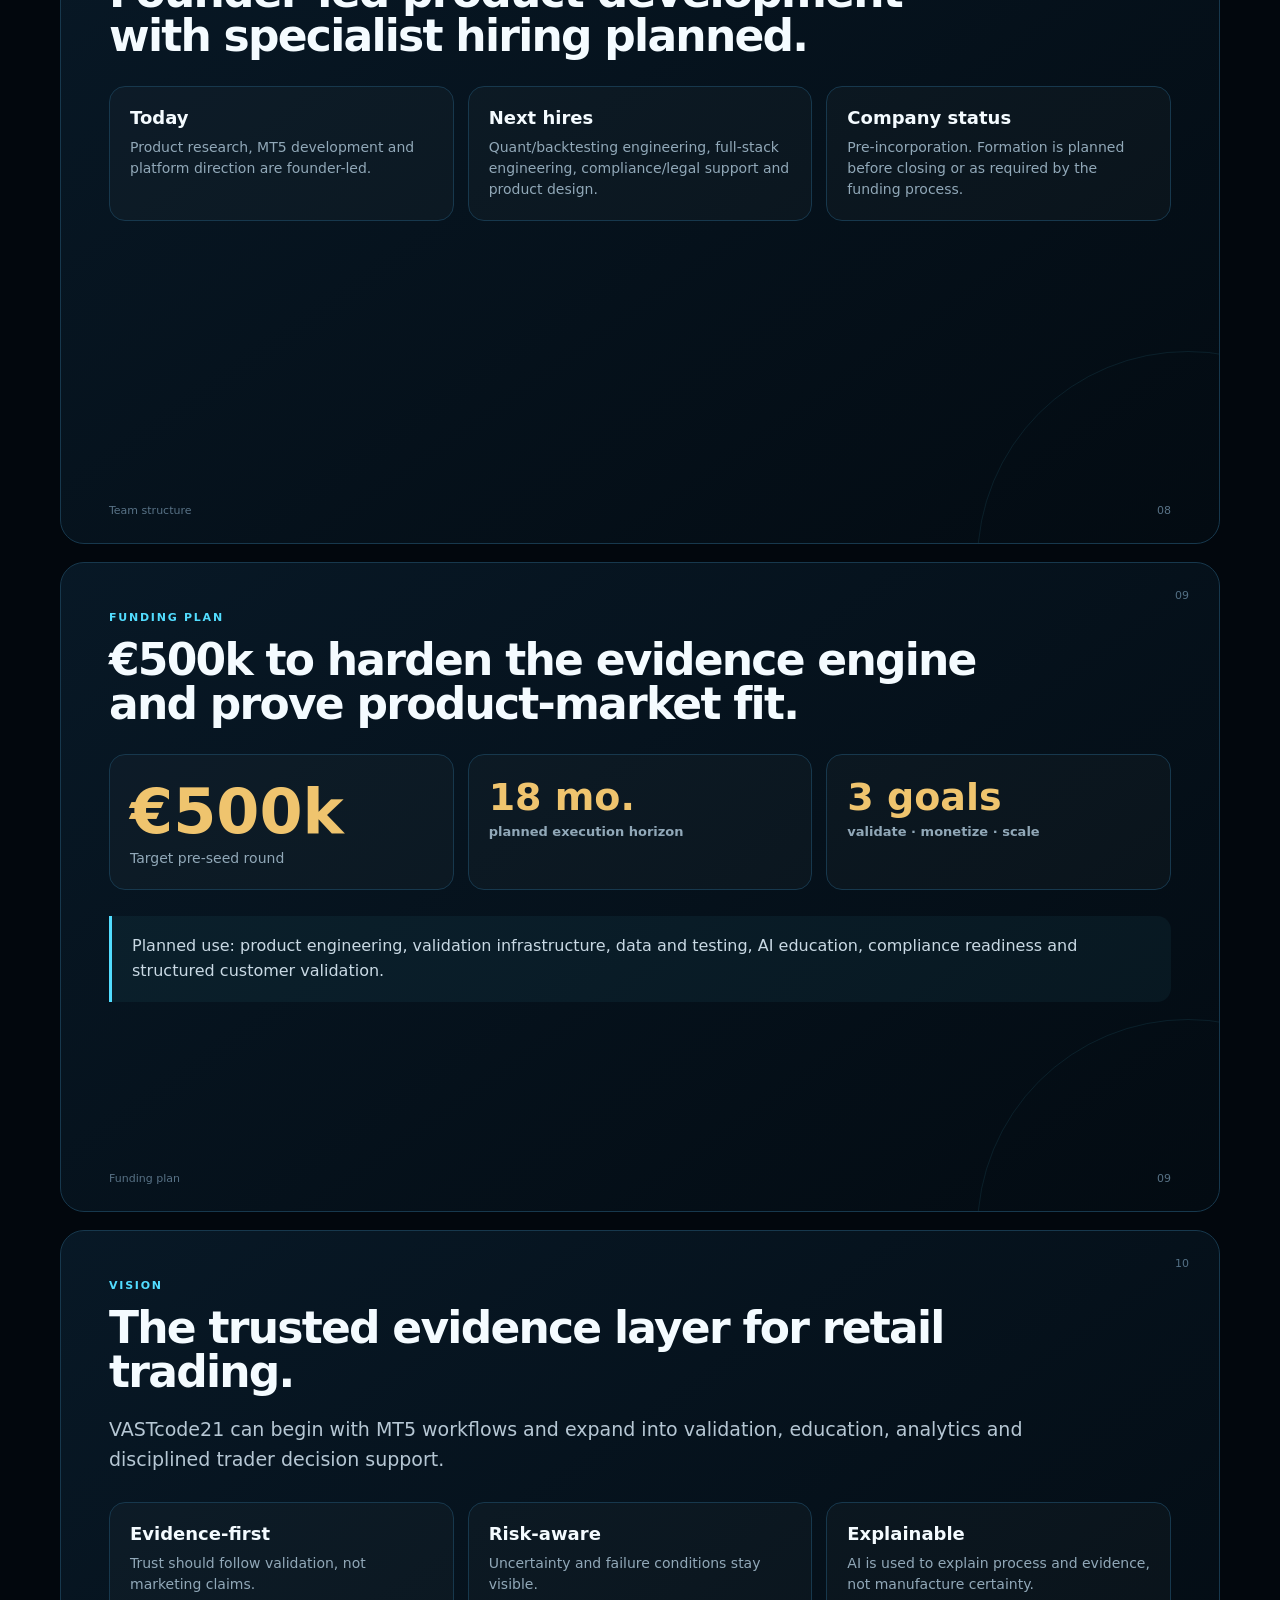
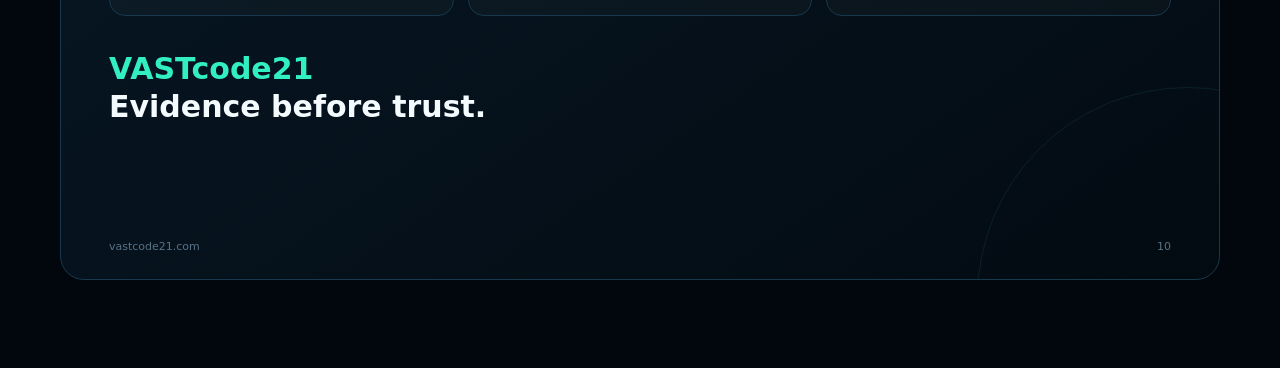
<file: site/investor-deck.html>
<!doctype html>
<html lang="en">
<head>
<meta charset="utf-8">
<meta name="viewport" content="width=device-width,initial-scale=1">
<meta name="robots" content="noindex,nofollow">
<meta http-equiv="refresh" content="0; url=company-deck.html">
<title>VASTcode21 — Company Deck</title>
<link rel="canonical" href="https://vastcode21.com/company-deck.html">
<script>location.replace('company-deck.html');</script>
</head>
<body></body>
</html>
</file>
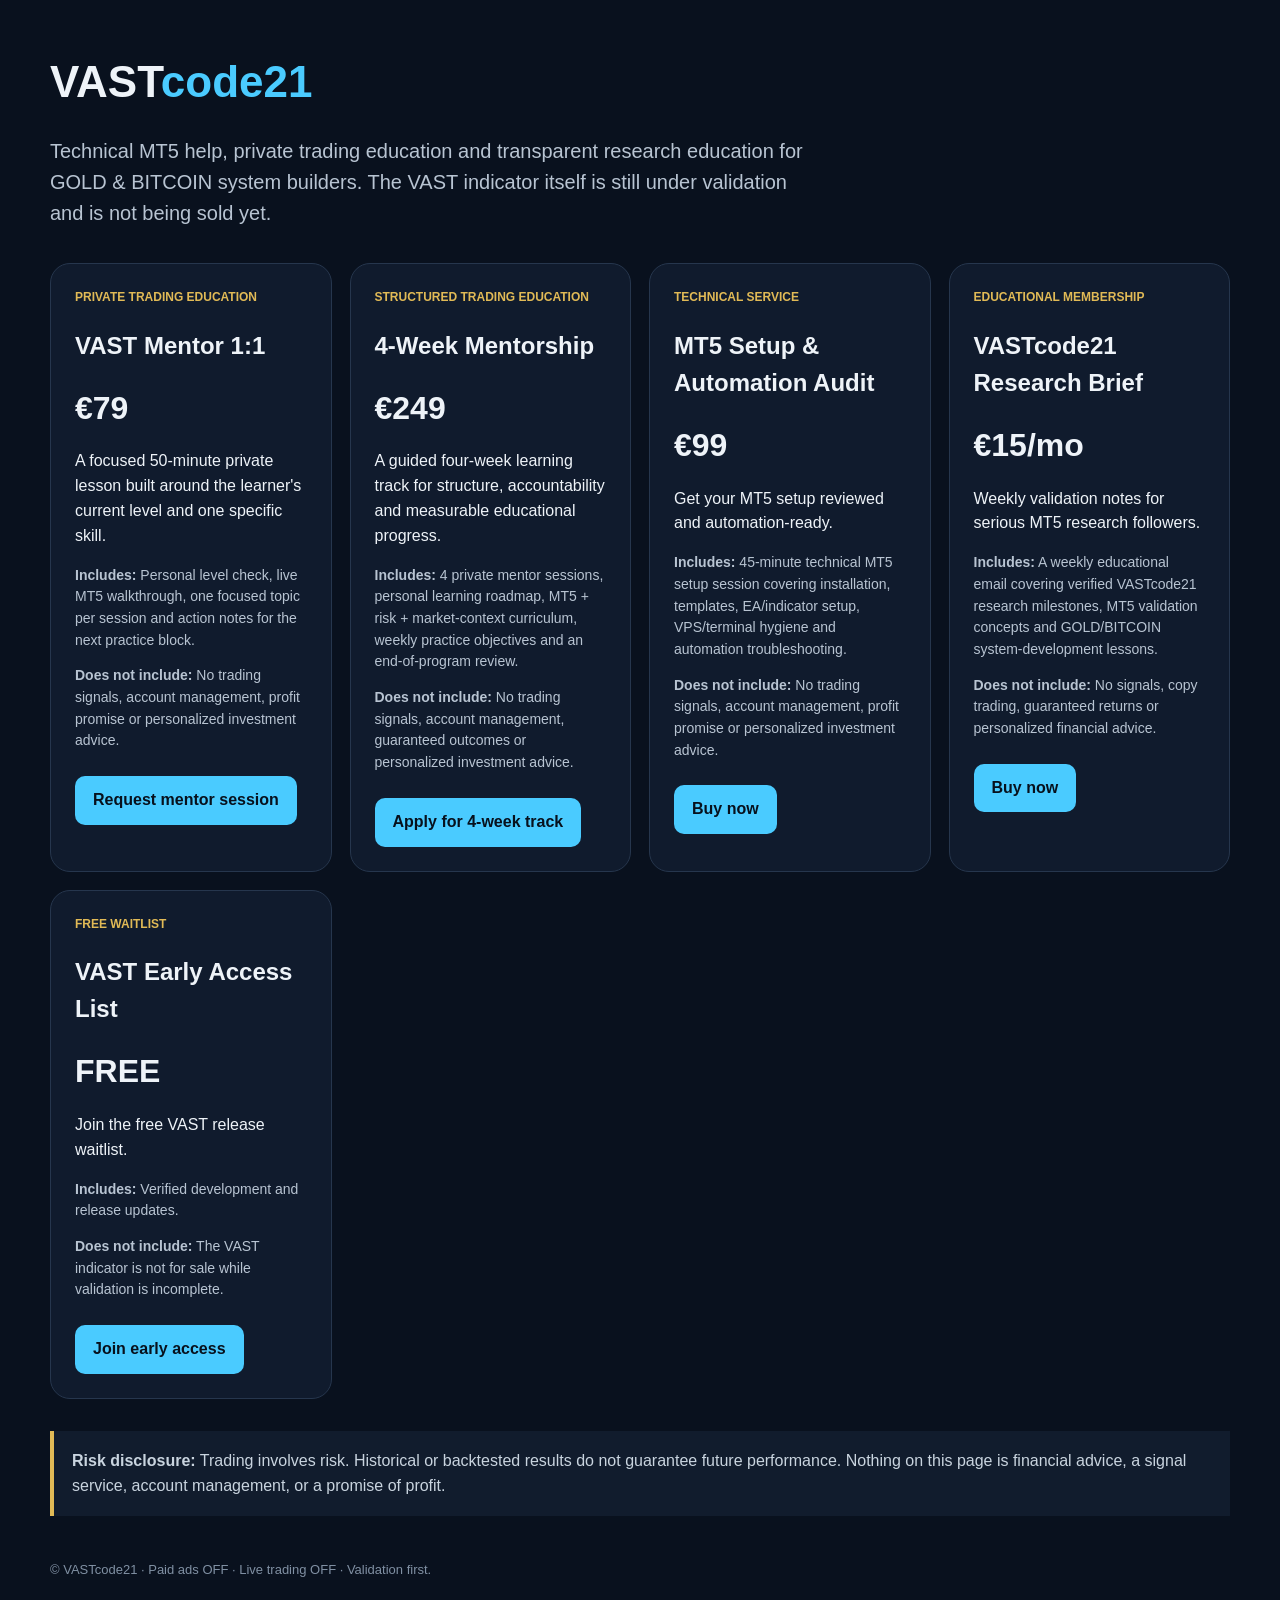
<file: site/offers.html>
<!doctype html>
<html lang="en">
<head>
<meta charset="utf-8"><meta name="viewport" content="width=device-width,initial-scale=1">
<title>VASTcode21 — MT5 Research & Technical Services</title>
<meta name="description" content="VASTcode21 technical MT5 services, private education and research membership. No profit guarantees. VAST remains in validation.">
<style>
body{font-family:Arial,sans-serif;background:#09111e;color:#eef3f8;margin:0;line-height:1.55}.wrap{max-width:1180px;margin:auto;padding:48px 20px}h1{font-size:44px;margin:0 0 12px}.lead{color:#b8c4d2;font-size:20px;max-width:760px}.grid{display:grid;grid-template-columns:repeat(auto-fit,minmax(260px,1fr));gap:18px;margin-top:34px}.card{background:#101b2d;border:1px solid #26364d;border-radius:20px;padding:24px}.tag{font-size:12px;color:#e1ba56;font-weight:700}.price{font-size:32px;font-weight:800;margin:8px 0}.small{font-size:14px;color:#b8c4d2}.btn{display:inline-block;background:#4acbff;color:#07111d;text-decoration:none;font-weight:800;padding:12px 18px;border-radius:10px;margin-top:10px}.disabled{background:#425166;color:#cfd8e3}.notice{margin-top:32px;padding:18px;border-left:4px solid #e1ba56;background:#111c2d;color:#c9d4df}footer{margin-top:44px;color:#8090a3;font-size:13px}
</style>
</head><body><main class="wrap">
<h1>VAST<span style="color:#4acbff">code21</span></h1>
<p class="lead">Technical MT5 help, private trading education and transparent research education for GOLD & BITCOIN system builders. The VAST indicator itself is still under validation and is not being sold yet.</p>
<section class="grid">
        <article class="card">
          <div class="tag">PRIVATE TRADING EDUCATION</div>
          <h2>VAST Mentor 1:1</h2>
          <div class="price">€79</div>
          <p>A focused 50-minute private lesson built around the learner&#x27;s current level and one specific skill.</p>
          <p class="small"><strong>Includes:</strong> Personal level check, live MT5 walkthrough, one focused topic per session and action notes for the next practice block.</p>
          <p class="small"><strong>Does not include:</strong> No trading signals, account management, profit promise or personalized investment advice.</p>
          <a class="btn" href="https://ig.me/m/vast.code21" rel="noopener">Request mentor session</a>
        </article>
        
        <article class="card">
          <div class="tag">STRUCTURED TRADING EDUCATION</div>
          <h2>4-Week Mentorship</h2>
          <div class="price">€249</div>
          <p>A guided four-week learning track for structure, accountability and measurable educational progress.</p>
          <p class="small"><strong>Includes:</strong> 4 private mentor sessions, personal learning roadmap, MT5 + risk + market-context curriculum, weekly practice objectives and an end-of-program review.</p>
          <p class="small"><strong>Does not include:</strong> No trading signals, account management, guaranteed outcomes or personalized investment advice.</p>
          <a class="btn" href="https://ig.me/m/vast.code21" rel="noopener">Apply for 4-week track</a>
        </article>
        
        <article class="card">
          <div class="tag">TECHNICAL SERVICE</div>
          <h2>MT5 Setup &amp; Automation Audit</h2>
          <div class="price">€99</div>
          <p>Get your MT5 setup reviewed and automation-ready.</p>
          <p class="small"><strong>Includes:</strong> 45-minute technical MT5 setup session covering installation, templates, EA/indicator setup, VPS/terminal hygiene and automation troubleshooting.</p>
          <p class="small"><strong>Does not include:</strong> No trading signals, account management, profit promise or personalized investment advice.</p>
          <a class="btn" href="https://book.stripe.com/bJedRaaIVaZG6L55S6cEw00" rel="noopener">Buy now</a>
        </article>
        
        <article class="card">
          <div class="tag">EDUCATIONAL MEMBERSHIP</div>
          <h2>VASTcode21 Research Brief</h2>
          <div class="price">€15/mo</div>
          <p>Weekly validation notes for serious MT5 research followers.</p>
          <p class="small"><strong>Includes:</strong> A weekly educational email covering verified VASTcode21 research milestones, MT5 validation concepts and GOLD/BITCOIN system-development lessons.</p>
          <p class="small"><strong>Does not include:</strong> No signals, copy trading, guaranteed returns or personalized financial advice.</p>
          <a class="btn" href="https://buy.stripe.com/6oUaEY5oB8RyglFeoCcEw01" rel="noopener">Buy now</a>
        </article>
        
        <article class="card">
          <div class="tag">FREE WAITLIST</div>
          <h2>VAST Early Access List</h2>
          <div class="price">FREE</div>
          <p>Join the free VAST release waitlist.</p>
          <p class="small"><strong>Includes:</strong> Verified development and release updates.</p>
          <p class="small"><strong>Does not include:</strong> The VAST indicator is not for sale while validation is incomplete.</p>
          <a class="btn" href="http://eepurl.com/cN6dWhHhtP" rel="noopener">Join early access</a>
        </article>
        </section>
<div class="notice"><strong>Risk disclosure:</strong> Trading involves risk. Historical or backtested results do not guarantee future performance. Nothing on this page is financial advice, a signal service, account management, or a promise of profit.</div>
<footer>© VASTcode21 · Paid ads OFF · Live trading OFF · Validation first.</footer>
</main></body></html>
</file>
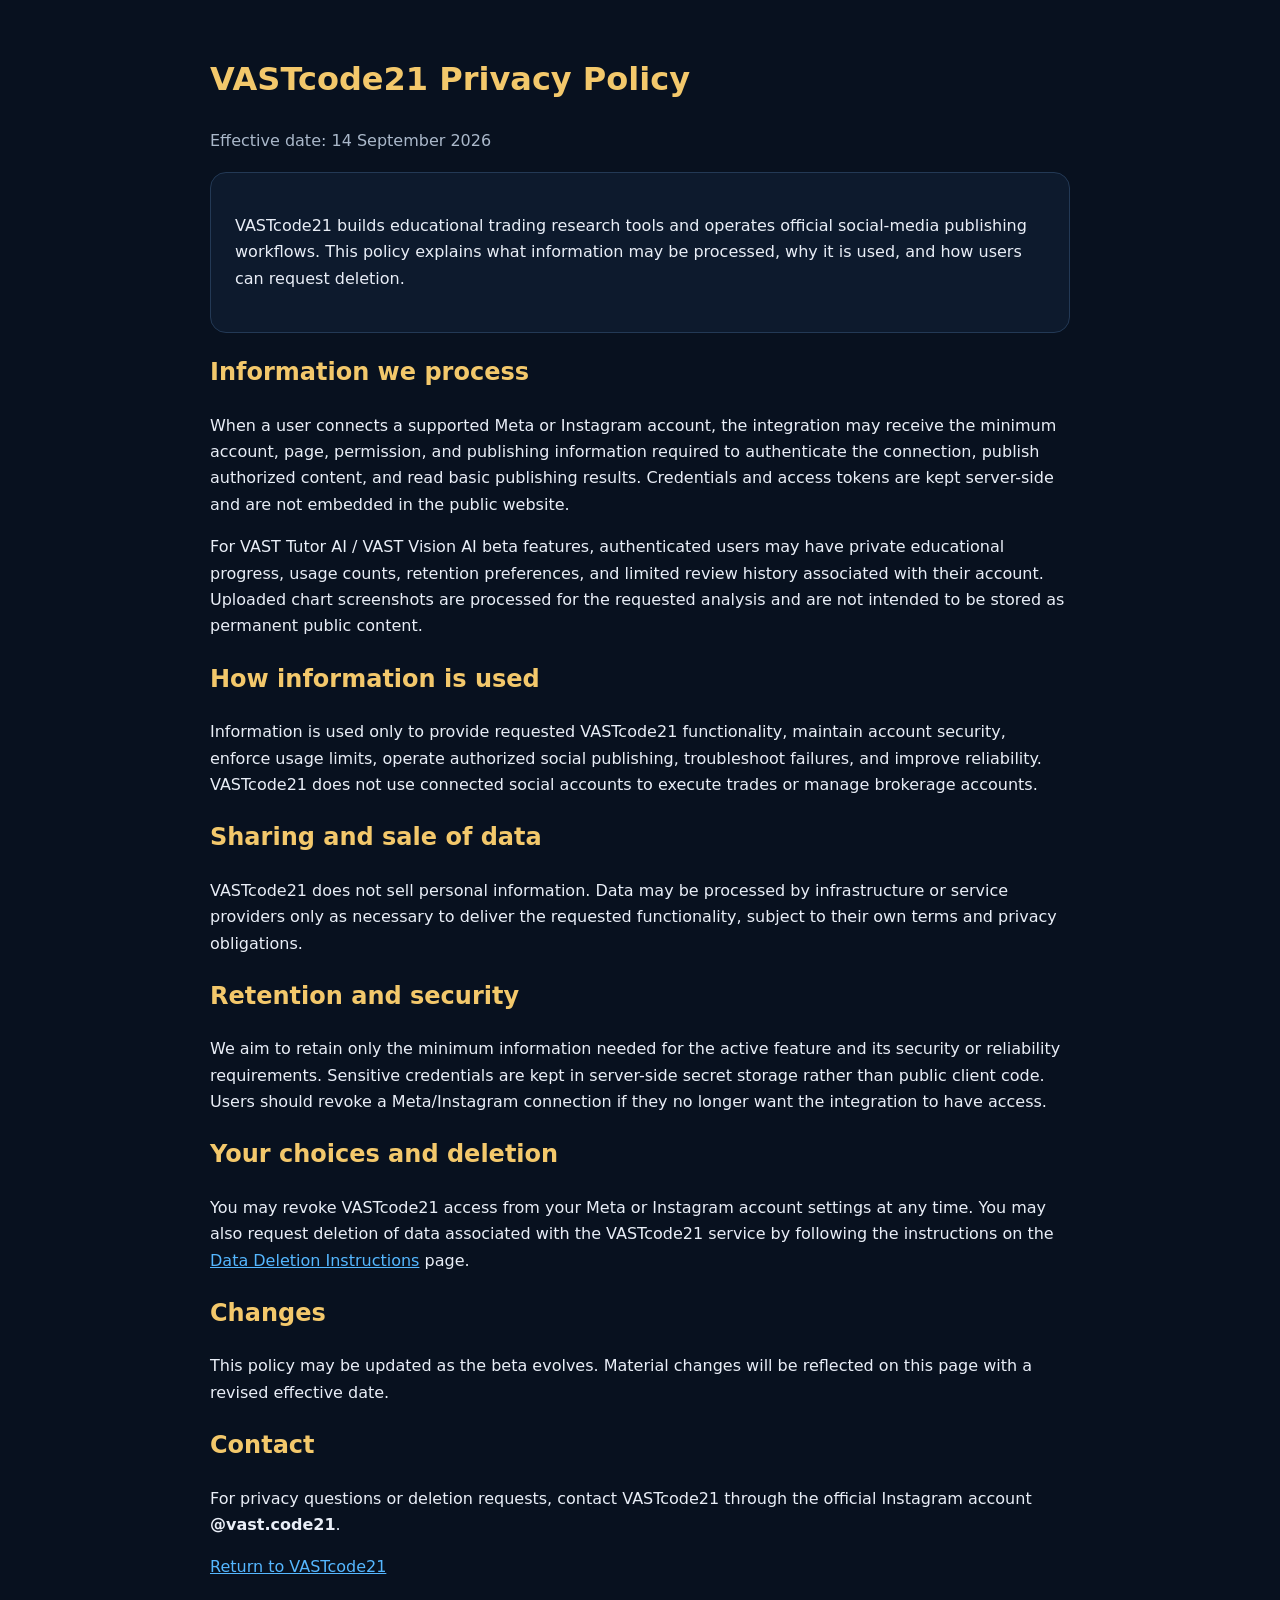
<file: site/privacy.html>
<!doctype html>
<html lang="en">
<head>
  <meta charset="utf-8">
  <meta name="viewport" content="width=device-width,initial-scale=1">
  <title>VASTcode21 Privacy Policy</title>
  <meta name="description" content="Privacy Policy for VASTcode21 services and social publishing integrations.">
  <style>
    body{font-family:system-ui,-apple-system,Segoe UI,Roboto,sans-serif;max-width:860px;margin:0 auto;padding:32px 20px;line-height:1.65;color:#e9eef7;background:#08111f}a{color:#55b7ff}h1,h2{color:#f3c86b}.card{background:#0d1a2d;border:1px solid #233955;border-radius:16px;padding:24px;margin:18px 0}.muted{color:#aab8ca}
  </style>
</head>
<body>
  <h1>VASTcode21 Privacy Policy</h1>
  <p class="muted">Effective date: 14 September 2026</p>

  <div class="card">
    <p>VASTcode21 builds educational trading research tools and operates official social-media publishing workflows. This policy explains what information may be processed, why it is used, and how users can request deletion.</p>
  </div>

  <h2>Information we process</h2>
  <p>When a user connects a supported Meta or Instagram account, the integration may receive the minimum account, page, permission, and publishing information required to authenticate the connection, publish authorized content, and read basic publishing results. Credentials and access tokens are kept server-side and are not embedded in the public website.</p>

  <p>For VAST Tutor AI / VAST Vision AI beta features, authenticated users may have private educational progress, usage counts, retention preferences, and limited review history associated with their account. Uploaded chart screenshots are processed for the requested analysis and are not intended to be stored as permanent public content.</p>

  <h2>How information is used</h2>
  <p>Information is used only to provide requested VASTcode21 functionality, maintain account security, enforce usage limits, operate authorized social publishing, troubleshoot failures, and improve reliability. VASTcode21 does not use connected social accounts to execute trades or manage brokerage accounts.</p>

  <h2>Sharing and sale of data</h2>
  <p>VASTcode21 does not sell personal information. Data may be processed by infrastructure or service providers only as necessary to deliver the requested functionality, subject to their own terms and privacy obligations.</p>

  <h2>Retention and security</h2>
  <p>We aim to retain only the minimum information needed for the active feature and its security or reliability requirements. Sensitive credentials are kept in server-side secret storage rather than public client code. Users should revoke a Meta/Instagram connection if they no longer want the integration to have access.</p>

  <h2>Your choices and deletion</h2>
  <p>You may revoke VASTcode21 access from your Meta or Instagram account settings at any time. You may also request deletion of data associated with the VASTcode21 service by following the instructions on the <a href="data-deletion.html">Data Deletion Instructions</a> page.</p>

  <h2>Changes</h2>
  <p>This policy may be updated as the beta evolves. Material changes will be reflected on this page with a revised effective date.</p>

  <h2>Contact</h2>
  <p>For privacy questions or deletion requests, contact VASTcode21 through the official Instagram account <strong>@vast.code21</strong>.</p>

  <p><a href="./">Return to VASTcode21</a></p>
</body>
</html>
</file>
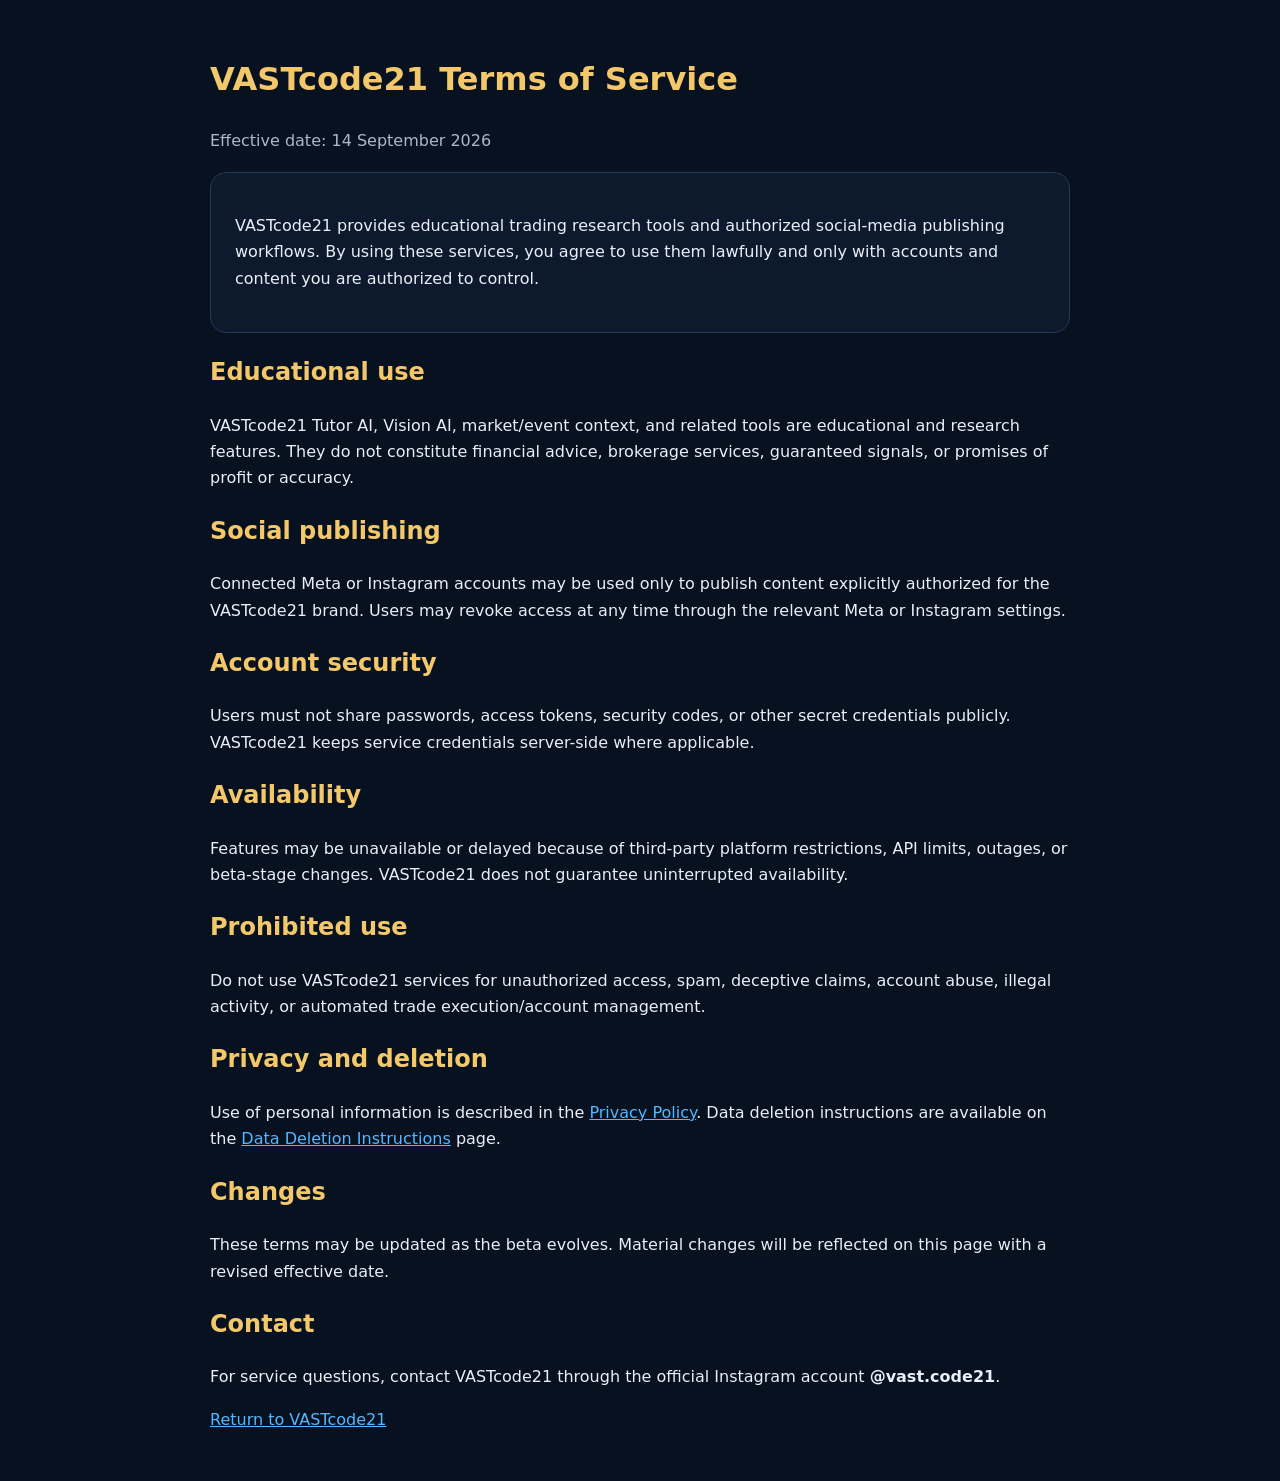
<file: site/terms.html>
<!doctype html>
<html lang="en">
<head>
  <meta charset="utf-8">
  <meta name="viewport" content="width=device-width,initial-scale=1">
  <title>VASTcode21 Terms of Service</title>
  <meta name="description" content="Terms of Service for VASTcode21 educational tools and authorized social publishing integrations.">
  <style>
    body{font-family:system-ui,-apple-system,Segoe UI,Roboto,sans-serif;max-width:860px;margin:0 auto;padding:32px 20px;line-height:1.65;color:#e9eef7;background:#08111f}a{color:#55b7ff}h1,h2{color:#f3c86b}.card{background:#0d1a2d;border:1px solid #233955;border-radius:16px;padding:24px;margin:18px 0}.muted{color:#aab8ca}
  </style>
</head>
<body>
  <h1>VASTcode21 Terms of Service</h1>
  <p class="muted">Effective date: 14 September 2026</p>

  <div class="card">
    <p>VASTcode21 provides educational trading research tools and authorized social-media publishing workflows. By using these services, you agree to use them lawfully and only with accounts and content you are authorized to control.</p>
  </div>

  <h2>Educational use</h2>
  <p>VASTcode21 Tutor AI, Vision AI, market/event context, and related tools are educational and research features. They do not constitute financial advice, brokerage services, guaranteed signals, or promises of profit or accuracy.</p>

  <h2>Social publishing</h2>
  <p>Connected Meta or Instagram accounts may be used only to publish content explicitly authorized for the VASTcode21 brand. Users may revoke access at any time through the relevant Meta or Instagram settings.</p>

  <h2>Account security</h2>
  <p>Users must not share passwords, access tokens, security codes, or other secret credentials publicly. VASTcode21 keeps service credentials server-side where applicable.</p>

  <h2>Availability</h2>
  <p>Features may be unavailable or delayed because of third-party platform restrictions, API limits, outages, or beta-stage changes. VASTcode21 does not guarantee uninterrupted availability.</p>

  <h2>Prohibited use</h2>
  <p>Do not use VASTcode21 services for unauthorized access, spam, deceptive claims, account abuse, illegal activity, or automated trade execution/account management.</p>

  <h2>Privacy and deletion</h2>
  <p>Use of personal information is described in the <a href="privacy.html">Privacy Policy</a>. Data deletion instructions are available on the <a href="data-deletion.html">Data Deletion Instructions</a> page.</p>

  <h2>Changes</h2>
  <p>These terms may be updated as the beta evolves. Material changes will be reflected on this page with a revised effective date.</p>

  <h2>Contact</h2>
  <p>For service questions, contact VASTcode21 through the official Instagram account <strong>@vast.code21</strong>.</p>

  <p><a href="./">Return to VASTcode21</a></p>
</body>
</html>
</file>
<file: site/onescreen.css>
:root{--bg:#02070d;--bg2:#06111b;--panel:rgba(6,18,29,.74);--line:rgba(89,210,255,.16);--line2:rgba(89,210,255,.32);--text:#f4fbff;--muted:#87a2b5;--cyan:#52ddff;--mint:#32efc2;--blue:#6a8cff;--gold:#efc46e;--radius:24px;--shadow:0 28px 80px rgba(0,0,0,.38)}*{box-sizing:border-box}html,body{width:100%;height:100%;margin:0;overflow:hidden;background:var(--bg)}body{font-family:Inter,ui-sans-serif,system-ui,-apple-system,BlinkMacSystemFont,"Segoe UI",sans-serif;color:var(--text);background:radial-gradient(circle at 15% 20%,rgba(82,221,255,.08),transparent 28%),radial-gradient(circle at 84% 12%,rgba(106,140,255,.08),transparent 30%),linear-gradient(150deg,#02070d,#06111b 54%,#02070d);overscroll-behavior:none}a{color:inherit;text-decoration:none}button{font:inherit}.glow{position:fixed;pointer-events:none;filter:blur(90px);opacity:.22;border-radius:50%}.glow-a{width:42vw;height:42vw;background:#15496d;left:-18vw;top:-20vw}.glow-b{width:32vw;height:32vw;background:#1b6d60;right:-15vw;bottom:-14vw}#field{position:fixed;inset:0;width:100%;height:100%;pointer-events:none;opacity:.6}.os-shell{position:relative;z-index:2;width:100%;height:100dvh;display:grid;grid-template-rows:76px minmax(0,1fr) 34px;padding:12px 16px max(8px,env(safe-area-inset-bottom));gap:10px;overflow:hidden}.topbar,.bottombar,.content-zone,.core-zone,.status-card{border:1px solid var(--line);background:linear-gradient(180deg,rgba(6,20,32,.82),rgba(4,12,20,.66));backdrop-filter:blur(22px) saturate(135%);box-shadow:inset 0 1px rgba(255,255,255,.025)}.topbar{display:grid;grid-template-columns:auto 1fr auto;align-items:center;gap:18px;padding:10px 12px;border-radius:20px}.brand{display:flex;align-items:center;gap:11px;min-width:0}.brand img{width:46px;height:46px;border-radius:50%;object-fit:cover;box-shadow:0 0 0 1px rgba(82,221,255,.28),0 0 28px rgba(82,221,255,.16)}.brand-copy{display:block;min-width:0}.brand-copy strong{display:block;font-size:16px;letter-spacing:-.02em}.brand-copy small{display:block;margin-top:4px;font-size:9px;letter-spacing:.16em;color:#68879a;white-space:nowrap}.view-nav{display:flex;align-items:center;justify-content:center;gap:5px;min-width:0}.view-nav button{appearance:none;border:1px solid transparent;background:transparent;color:#7794a7;border-radius:11px;padding:9px 12px;font-size:12px;font-weight:760;cursor:pointer;transition:.18s}.view-nav button:hover{color:#eafbff;background:rgba(255,255,255,.035)}.view-nav button.active{color:#fff;border-color:rgba(82,221,255,.24);background:rgba(82,221,255,.07);box-shadow:0 0 20px rgba(82,221,255,.05)}.launch{display:inline-flex;align-items:center;gap:9px;border-radius:12px;padding:11px 14px;background:linear-gradient(135deg,var(--cyan),var(--mint));color:#001218;font-size:12px;font-weight:900;white-space:nowrap;box-shadow:0 12px 30px rgba(50,239,194,.11)}.viewport{min-height:0;display:grid;grid-template-columns:minmax(0,1.05fr) minmax(360px,.95fr);grid-template-rows:minmax(0,1fr) 104px;gap:10px;overflow:hidden}.content-zone,.core-zone{min-width:0;min-height:0;border-radius:var(--radius);overflow:hidden;position:relative}.content-zone{padding:clamp(26px,3.3vw,52px);display:grid;align-items:center}.content-zone:before{content:"";position:absolute;inset:0;background-image:linear-gradient(rgba(82,221,255,.025) 1px,transparent 1px),linear-gradient(90deg,rgba(82,221,255,.025) 1px,transparent 1px);background-size:38px 38px;mask-image:linear-gradient(120deg,#000,transparent 88%);pointer-events:none}.view{display:none;position:relative;z-index:2;max-width:840px;animation:viewIn .28s ease}.view.active{display:block}@keyframes viewIn{from{opacity:0;transform:translateY(8px)}to{opacity:1;transform:none}}.eyebrow{display:inline-flex;align-items:center;gap:9px;font-size:10px;letter-spacing:.15em;color:#9cc7d8;font-weight:850}.eyebrow i,.bottombar i{display:inline-block;width:7px;height:7px;border-radius:50%;background:var(--mint);box-shadow:0 0 14px var(--mint)}.view h1{font-size:clamp(48px,5.6vw,82px);line-height:.92;letter-spacing:-.06em;margin:18px 0 18px;max-width:930px}.view h1 span{background:linear-gradient(90deg,#fff 5%,var(--cyan) 48%,var(--mint) 100%);-webkit-background-clip:text;background-clip:text;color:transparent}.lead{max-width:780px;margin:0;color:#9eb2c1;font-size:clamp(15px,1.35vw,19px);line-height:1.58}.action-row{display:flex;gap:10px;margin-top:26px}.action-row a,.action-row button{min-height:46px;border-radius:13px;padding:0 16px;font-size:12px;font-weight:850;display:inline-flex;align-items:center;justify-content:center;gap:9px;cursor:pointer}.primary{border:0;background:linear-gradient(135deg,var(--cyan),var(--mint));color:#001218}.secondary{border:1px solid var(--line2);background:rgba(255,255,255,.025);color:#d9edf5}.trust-row{display:flex;flex-wrap:wrap;gap:7px;margin-top:22px}.trust-row span{padding:6px 9px;border:1px solid rgba(255,255,255,.07);border-radius:999px;color:#718da0;font-size:9px;letter-spacing:.03em}.mini-grid,.road-row{display:grid;grid-template-columns:repeat(3,1fr);gap:9px;margin-top:26px}.mini-grid>div,.road-row>div{padding:15px;border:1px solid var(--line);border-radius:16px;background:rgba(255,255,255,.024);min-width:0}.mini-grid b{display:block;color:var(--cyan);font-size:10px;letter-spacing:.13em}.mini-grid strong,.road-row b{display:block;margin-top:10px;font-size:15px}.mini-grid span,.road-row span{display:block;margin-top:5px;color:#7894a6;font-size:10px;line-height:1.4}.road-row small{color:var(--cyan);font-size:9px;letter-spacing:.14em}.state-row{display:grid;grid-template-columns:repeat(4,1fr);gap:8px;margin-top:28px}.state{padding:16px 12px;border:1px solid var(--line);border-radius:16px;background:rgba(255,255,255,.02);position:relative;overflow:hidden}.state:after{content:"";position:absolute;left:12px;right:12px;bottom:10px;height:2px;background:linear-gradient(90deg,var(--state),transparent)}.state small{display:block;color:#627f91;font-size:9px}.state b{display:block;margin-top:10px;font-size:14px}.wait{--state:#70899a}.arm{--state:var(--gold)}.signal{--state:var(--cyan)}.exit{--state:var(--mint)}.core-zone{display:grid;place-items:center;background:radial-gradient(circle at 50% 50%,rgba(82,221,255,.07),transparent 48%),linear-gradient(180deg,rgba(5,17,28,.84),rgba(3,10,17,.74))}.core{position:relative;width:min(34vw,420px);aspect-ratio:1;border-radius:50%;border:1px solid rgba(82,221,255,.26);background:radial-gradient(circle at 36% 30%,rgba(255,255,255,.9) 0 1.2%,rgba(82,221,255,.42) 3%,rgba(16,60,80,.18) 30%,rgba(3,11,18,.92) 68%);box-shadow:inset 0 0 90px rgba(82,221,255,.08),0 0 70px rgba(82,221,255,.08);overflow:hidden;z-index:3}.core-grid{position:absolute;inset:-20%;background:repeating-radial-gradient(circle at center,transparent 0 22px,rgba(82,221,255,.055) 23px 24px),repeating-linear-gradient(90deg,transparent 0 38px,rgba(82,221,255,.04) 39px 40px);animation:spin 20s linear infinite}.core-center{position:absolute;inset:0;display:flex;flex-direction:column;align-items:center;justify-content:center;text-align:center}.core-center img{width:74px;height:74px;border-radius:50%;object-fit:cover;box-shadow:0 0 30px rgba(82,221,255,.22)}.core-center strong{margin-top:14px;color:#c9f5ff;font-size:12px;letter-spacing:.18em}.core-center span{margin-top:7px;color:#7290a3;font-size:10px}.core-orbit{position:absolute;border-radius:50%;border:1px solid rgba(82,221,255,.12)}.orbit-one{width:min(40vw,500px);aspect-ratio:1;animation:spin 18s linear infinite}.orbit-two{width:min(45vw,580px);aspect-ratio:1;border-style:dashed;animation:spinR 28s linear infinite}.orbit-three{width:min(50vw,650px);aspect-ratio:1;opacity:.45}.sat{position:absolute;z-index:5;display:flex;align-items:center;gap:9px;padding:10px 12px;border:1px solid var(--line);border-radius:14px;background:rgba(4,14,23,.82);backdrop-filter:blur(14px);box-shadow:var(--shadow)}.sat i{width:7px;height:7px;border-radius:50%;background:var(--mint);box-shadow:0 0 12px var(--mint)}.sat span{display:block;color:#7290a2;font-size:9px}.sat b{display:block;color:#dff8ff;font-size:10px;letter-spacing:.08em;text-transform:uppercase}.sat-a{left:7%;top:12%}.sat-b{right:5%;top:44%}.sat-c{left:12%;bottom:10%}@keyframes spin{to{transform:rotate(360deg)}}@keyframes spinR{to{transform:rotate(-360deg)}}.status-rail{grid-column:1/3;display:grid;grid-template-columns:repeat(4,1fr);gap:10px;min-height:0}.status-card{border-radius:18px;padding:14px 16px;min-width:0;display:flex;flex-direction:column;justify-content:center}.status-card small{color:#55768a;font-size:8px;letter-spacing:.15em}.status-card b{margin-top:5px;font-size:14px}.status-card span{margin-top:3px;color:#7691a2;font-size:9px;white-space:nowrap;overflow:hidden;text-overflow:ellipsis}.bottombar{border-radius:13px;display:flex;align-items:center;justify-content:space-between;padding:0 12px;color:#5f7d90;font-size:9px;letter-spacing:.06em}.bottombar span{display:flex;align-items:center;gap:8px}.bottombar div{display:flex;gap:12px}.bottombar a:hover{color:#dffaff}@media(max-width:980px){.os-shell{grid-template-rows:68px minmax(0,1fr) 32px;padding:10px}.topbar{grid-template-columns:auto 1fr auto;gap:8px}.brand img{width:42px;height:42px}.brand-copy small{display:none}.brand-copy strong{font-size:14px}.view-nav{justify-content:flex-end;overflow-x:auto;scrollbar-width:none}.view-nav::-webkit-scrollbar{display:none}.view-nav button{padding:8px 9px;font-size:10px}.launch{padding:10px 11px;font-size:10px}.viewport{grid-template-columns:1fr .86fr;grid-template-rows:minmax(0,1fr) 92px}.content-zone{padding:28px}.view h1{font-size:clamp(43px,6vw,64px)}.lead{font-size:14px}.core{width:min(37vw,330px)}.orbit-one{width:min(44vw,380px)}.orbit-two{width:min(50vw,430px)}.orbit-three{width:min(55vw,470px)}.sat{padding:8px 9px}.sat-b{right:3%}.status-card{padding:11px 12px}.status-card b{font-size:12px}.status-card span{font-size:8px}}@media(max-width:760px){.os-shell{grid-template-rows:62px minmax(0,1fr) 30px;padding:8px;gap:8px}.topbar{grid-template-columns:auto 1fr;position:relative;padding:8px 9px}.brand img{width:38px;height:38px}.brand-copy{display:none}.launch{justify-self:end}.view-nav{position:absolute;left:8px;right:8px;bottom:-48px;height:40px;justify-content:flex-start;padding:4px;border:1px solid var(--line);border-radius:13px;background:rgba(3,11,18,.92);backdrop-filter:blur(18px);z-index:20}.view-nav button{flex:1;padding:7px 6px;font-size:9px}.viewport{padding-top:48px;grid-template-columns:1fr;grid-template-rows:minmax(0,1fr) 80px}.content-zone{padding:24px 22px}.core-zone{position:absolute;right:14px;top:72px;width:34vw;height:34vw;min-width:116px;min-height:116px;max-width:170px;max-height:170px;border-radius:50%;border-color:rgba(82,221,255,.12);background:rgba(2,10,17,.54);z-index:3;pointer-events:none}.core{width:78%;}.core-center img{width:42px;height:42px}.core-center strong{font-size:7px;margin-top:7px}.core-center span{display:none}.core-orbit{display:none}.sat{display:none}.view{padding-right:min(26vw,116px)}.view h1{font-size:clamp(39px,11vw,58px);max-width:600px}.lead{font-size:13px;line-height:1.5}.action-row{margin-top:19px}.trust-row{margin-top:14px}.trust-row span:nth-child(3){display:none}.mini-grid,.road-row{gap:6px;margin-top:18px}.mini-grid>div,.road-row>div{padding:11px}.mini-grid strong,.road-row b{font-size:12px}.mini-grid span,.road-row span{font-size:8px}.state-row{margin-top:19px;gap:6px}.state{padding:12px 8px}.status-rail{grid-column:1;grid-template-columns:repeat(4,1fr);gap:6px}.status-card{padding:9px 8px;border-radius:13px;text-align:center}.status-card small{font-size:6px}.status-card b{font-size:9px}.status-card span{display:none}.bottombar{font-size:8px}.bottombar div{gap:8px}}@media(max-width:520px){.launch span{display:none}.launch{padding:10px 12px}.content-zone{padding:20px 17px}.core-zone{right:12px;top:68px;width:30vw;height:30vw}.view{padding-right:24vw}.eyebrow{font-size:8px;letter-spacing:.11em}.view h1{font-size:clamp(36px,10.5vw,49px);margin:13px 0 12px}.lead{font-size:11.5px;line-height:1.45}.action-row{gap:7px;margin-top:16px}.action-row a,.action-row button{min-height:42px;padding:0 12px;font-size:10px}.trust-row{gap:5px;margin-top:11px}.trust-row span{font-size:7.5px;padding:5px 7px}.mini-grid,.road-row{grid-template-columns:1fr 1fr 1fr;margin-top:14px}.mini-grid>div,.road-row>div{padding:9px 7px}.mini-grid strong,.road-row b{font-size:10px}.mini-grid span,.road-row span{font-size:7px}.state-row{margin-top:15px}.state small{font-size:7px}.state b{font-size:10px}.bottombar{padding:0 9px}.bottombar span{white-space:nowrap;overflow:hidden;text-overflow:ellipsis}.bottombar div{display:none}}@media(max-height:720px){.os-shell{grid-template-rows:62px minmax(0,1fr) 28px}.topbar{padding-top:7px;padding-bottom:7px}.viewport{grid-template-rows:minmax(0,1fr) 76px}.content-zone{padding-top:20px;padding-bottom:20px}.view h1{font-size:clamp(38px,5vw,62px);margin:12px 0}.lead{font-size:12.5px}.action-row{margin-top:15px}.trust-row{margin-top:11px}.mini-grid,.road-row,.state-row{margin-top:14px}.status-card{padding-top:8px;padding-bottom:8px}}@media(max-height:560px) and (orientation:landscape){.os-shell{grid-template-rows:54px minmax(0,1fr);padding:6px}.bottombar{display:none}.topbar{border-radius:14px}.brand img{width:34px;height:34px}.viewport{grid-template-rows:minmax(0,1fr) 62px}.content-zone{padding:16px 20px}.view h1{font-size:36px}.lead{font-size:10.5px;max-width:68ch}.action-row{margin-top:10px}.trust-row{display:none}.mini-grid,.road-row,.state-row{margin-top:10px}.core{width:min(28vw,240px)}.status-card span{display:none}}@media(prefers-reduced-motion:reduce){*{animation-duration:.01ms!important;animation-iteration-count:1!important;transition-duration:.01ms!important}#field{display:none}}
</file>
<file: site/tutor-lab.css>
.tutor-lab{padding:40px 0 92px}.tutor-console{display:grid;grid-template-columns:1.25fr .75fr;gap:18px;border:1px solid #203449;border-radius:28px;background:linear-gradient(180deg,#0a1520,#070e16);padding:18px;box-shadow:0 28px 80px rgba(0,0,0,.28)}.tutor-console-main,.tutor-console-side{border:1px solid #1b2d40;border-radius:22px;background:#08111a;overflow:hidden}.tutor-modebar{height:58px;padding:0 18px;display:flex;align-items:center;gap:18px;border-bottom:1px solid #18293a;font-size:10px;font-weight:850;letter-spacing:.1em;color:#687c91}.tutor-modebar span.active{color:#66ddff}.tutor-modebar b{margin-left:auto;color:#e7c77c;border:1px solid #4a3d20;background:#17130a;padding:6px 9px;border-radius:999px}.upload-zone{margin:18px;min-height:310px;border:1px dashed #31506b;border-radius:20px;background:radial-gradient(circle at 50% 35%,rgba(85,216,255,.08),transparent 30%),linear-gradient(180deg,#0a1622,#08111a);display:flex;flex-direction:column;align-items:center;justify-content:center;text-align:center;padding:32px;cursor:pointer;transition:.2s border-color,.2s background,.2s transform}.upload-zone:hover,.upload-zone.drag{border-color:#55d8ff;background:#0b1925;transform:translateY(-1px)}.upload-icon{width:64px;height:64px;border-radius:18px;display:grid;place-items:center;border:1px solid #294761;color:#67ddff;font-size:28px;background:#0b1824;box-shadow:0 0 40px rgba(85,216,255,.08)}.upload-zone h3{font-size:24px;margin:18px 0 5px}.upload-zone p{color:#74869a;font-size:13px;margin:0 0 18px}.vision-preview{margin:18px;border:1px solid #20354a;border-radius:20px;overflow:hidden;background:#050a0f}.vision-preview img{display:block;width:100%;max-height:430px;object-fit:contain;background:#030609}.vision-preview-meta{display:flex;align-items:center;justify-content:space-between;padding:12px 14px;border-top:1px solid #192a3a}.vision-preview-meta span{display:block;color:#5bdfff;font-size:9px;font-weight:900;letter-spacing:.13em}.vision-preview-meta b{display:block;color:#c9d6e3;font-size:12px;margin-top:2px}.vision-preview-meta button{appearance:none;border:1px solid #2b3e52;background:#0d1721;color:#a9b6c5;border-radius:9px;padding:7px 10px;cursor:pointer}.vision-actionbar{display:flex;align-items:center;gap:14px;padding:0 18px 18px}.vision-actionbar .btn[disabled]{opacity:.48;cursor:not-allowed;transform:none;filter:saturate(.4)}.vision-actionbar span{font-size:11px;color:#65788d}.tutor-console-side{padding:16px}.lab-state{display:flex;align-items:center;justify-content:space-between;padding:15px 4px;border-bottom:1px solid #172637}.lab-state span{font-size:10px;letter-spacing:.1em;color:#728397}.lab-state b{font-size:10px;color:#d8b15b}.lab-state b.online{color:#72e3a2}.lab-trust{margin-top:16px;border:1px solid #20374c;border-radius:16px;padding:16px;background:#0a1722}.lab-trust strong{font-size:12px;color:#d9e5f0}.lab-trust p{font-size:12px;line-height:1.5;color:#77899d;margin:8px 0 0}.tutor-pricing{display:grid;grid-template-columns:repeat(3,1fr);gap:18px;margin-top:20px}.tutor-tier{border:1px solid #1f3144;border-radius:24px;background:linear-gradient(180deg,#0d1722,#081018);padding:24px;position:relative;overflow:hidden}.tutor-tier:after{content:"";position:absolute;width:180px;height:180px;border-radius:50%;right:-100px;top:-100px;background:radial-gradient(circle,rgba(85,216,255,.08),transparent 70%)}.tutor-tier.featured{border-color:#345b76;box-shadow:0 18px 50px rgba(0,0,0,.25)}.tutor-tier h3{font-size:23px;margin:16px 0 5px}.tier-price{font-size:34px;font-weight:900;letter-spacing:-.04em}.tier-price small{font-size:13px;color:#7f90a4;font-weight:650;letter-spacing:0}.tier-credit{margin-top:7px;color:#69dfff;font-size:11px;font-weight:800;letter-spacing:.06em;text-transform:uppercase}.tutor-tier ul{list-style:none;padding:0;margin:18px 0 22px}.tutor-tier li{padding:8px 0;border-bottom:1px solid rgba(255,255,255,.05);font-size:13px;color:#b8c6d4}.tutor-tier .btn{width:100%}.event-shield{padding:28px 0 92px}.event-shell{border:1px solid #2b3340;border-radius:30px;padding:28px;background:radial-gradient(circle at 90% 5%,rgba(255,107,120,.08),transparent 26%),linear-gradient(180deg,#0b141f,#080e16);box-shadow:0 28px 80px rgba(0,0,0,.24)}.event-head{display:flex;align-items:flex-start;justify-content:space-between;gap:28px}.event-head h2{font-size:clamp(34px,4vw,52px);line-height:1.02;letter-spacing:-.045em;margin:8px 0 10px}.event-head p{max-width:700px;color:#8798aa;margin:0}.risk-orb{width:138px;height:138px;flex:0 0 138px;border-radius:50%;display:flex;flex-direction:column;align-items:center;justify-content:center;border:1px solid #294057;background:radial-gradient(circle,#0c1a26,#071018 66%);box-shadow:inset 0 0 35px rgba(85,216,255,.08),0 0 35px rgba(0,0,0,.2)}.risk-orb span{font-size:9px;letter-spacing:.13em;color:#72859a}.risk-orb b{font-size:17px;margin-top:4px;color:#76dfff}.risk-orb[data-state="high"],.risk-orb[data-state="active"]{border-color:#69404a;box-shadow:inset 0 0 35px rgba(255,107,120,.1),0 0 30px rgba(255,107,120,.08)}.risk-orb[data-state="high"] b,.risk-orb[data-state="active"] b{color:#ff8490}.risk-orb[data-state="elevated"] b{color:#e8c56f}.event-alert{margin:24px 0 18px;border:1px solid #263b4f;border-radius:15px;padding:14px 16px;display:flex;gap:14px;align-items:center;background:#0a1722;color:#8ea0b4;font-size:13px}.event-alert strong{font-size:10px;letter-spacing:.1em;color:#6edcff;border:1px solid #28536a;border-radius:999px;padding:5px 8px}.event-alert.warn{border-color:#5b3a41;background:#1a1014}.event-alert.warn strong{color:#ff8d98;border-color:#6e3c46}.event-grid{display:grid;grid-template-columns:repeat(4,1fr);gap:12px}.event-card{display:block;text-decoration:none;border:1px solid #1d3042;border-radius:18px;background:#09131d;padding:17px;min-height:176px;transition:.2s transform,.2s border-color}.event-card:hover{transform:translateY(-2px);border-color:#35536e}.event-card.impact-high{border-top-color:#773f4a}.event-card.impact-medium{border-top-color:#6f5d2e}.event-meta{display:flex;align-items:center;justify-content:space-between;font-size:9px;letter-spacing:.08em;color:#718398;text-transform:uppercase}.event-meta b{color:#d9b866}.impact-high .event-meta b{color:#ff8792}.event-card h3{font-size:15px;line-height:1.35;margin:12px 0;color:#dce5ef}.event-time{display:flex;align-items:end;justify-content:space-between;gap:10px;margin-top:18px}.event-time strong{color:#6fdfff;font-size:17px}.event-time span{font-size:9px;color:#687a8e;text-align:right}.event-state{font-size:9px;margin-top:8px;color:#65788e;text-transform:uppercase;letter-spacing:.08em}.event-foot{margin-top:14px;color:#607386;font-size:10px}.tutor-lab .section-head p{max-width:560px}@media(max-width:1000px){.tutor-console{grid-template-columns:1fr}.tutor-pricing{grid-template-columns:1fr}.event-grid{grid-template-columns:1fr 1fr}.event-head{flex-direction:column}.risk-orb{width:112px;height:112px;flex-basis:112px}}@media(max-width:620px){.tutor-console{padding:10px}.tutor-modebar{gap:10px;overflow:auto}.tutor-modebar b{display:none}.upload-zone{margin:10px;min-height:260px;padding:22px}.vision-actionbar{align-items:flex-start;flex-direction:column;padding:0 10px 12px}.vision-actionbar .btn{width:100%}.event-shell{padding:18px}.event-grid{grid-template-columns:1fr}.event-alert{align-items:flex-start;flex-direction:column}.risk-orb{align-self:flex-end}.event-head h2{font-size:34px}}
</file>
<file: site/tutor-learning.css>
.tutor-learning{padding:0 0 92px}.learning-shell{border:1px solid #203449;border-radius:28px;background:linear-gradient(180deg,#0a1520,#070e16);padding:24px}.learning-head{display:flex;justify-content:space-between;gap:28px;align-items:flex-end}.learning-head h2{font-size:clamp(34px,4vw,50px);margin:8px 0 10px;letter-spacing:-.04em}.learning-head p{color:#8193a6;max-width:680px;margin:0}.learning-progress{min-width:220px}.learning-progress>b{font-size:34px;display:block}.learning-progress>span{font-size:11px;color:#7c8ea2}.learning-progress>div{height:8px;margin-top:10px;border-radius:999px;background:#111f2c;overflow:hidden}.learning-progress i{display:block;height:100%;background:linear-gradient(90deg,#53d9ff,#8ef0c0)}.lesson-grid{display:grid;grid-template-columns:repeat(3,1fr);gap:16px;margin-top:24px}.lesson-card{border:1px solid #1f3144;border-radius:22px;background:#09131d;padding:20px}.lesson-card.complete{border-color:#285b4b}.lesson-meta{display:flex;justify-content:space-between;font-size:9px;letter-spacing:.1em;text-transform:uppercase;color:#718398}.lesson-meta b{color:#6fdfff}.lesson-card h3{font-size:22px;margin:14px 0 8px}.lesson-card>p{color:#8798aa;font-size:13px;line-height:1.5}.lesson-card ul{padding-left:18px;color:#aebdca;font-size:12px;line-height:1.55}.quiz-box{margin-top:18px;border-top:1px solid #1a2a3a;padding-top:16px}.quiz-box>strong{font-size:10px;letter-spacing:.11em;text-transform:uppercase;color:#e0c278}.quiz-box>p{font-size:13px;color:#c5d1dd}.quiz-options{display:grid;gap:8px}.quiz-options button{appearance:none;border:1px solid #263a4e;background:#0c1823;color:#aebdca;border-radius:12px;padding:10px 12px;text-align:left;cursor:pointer}.quiz-options button:hover:not(:disabled){border-color:#4ca8c8}.quiz-options button:disabled{cursor:default;opacity:.7}.quiz-result{display:none;margin-top:10px;padding:10px 12px;border-radius:12px;background:#0c1720}.quiz-result.show{display:block}.quiz-result b,.quiz-result span{display:block}.quiz-result b{color:#7de0ac;font-size:11px}.quiz-result span{color:#8798aa;font-size:11px;line-height:1.45;margin-top:4px}.lesson-complete{margin-top:14px;font-size:10px;color:#6e8195}.lesson-card.complete .lesson-complete{color:#7de0ac}.learning-foot{display:flex;align-items:center;gap:14px;margin-top:20px;padding-top:18px;border-top:1px solid #1b2d40}.learning-foot span{font-size:9px;font-weight:900;letter-spacing:.12em;color:#67ddff}.learning-foot p{flex:1;margin:0;color:#718397;font-size:11px}.learning-foot button{appearance:none;border:1px solid #2b3e52;background:#0d1721;color:#a9b6c5;border-radius:9px;padding:8px 11px;cursor:pointer}@media(max-width:1000px){.lesson-grid{grid-template-columns:1fr}.learning-head{align-items:flex-start;flex-direction:column}.learning-progress{width:100%}}@media(max-width:620px){.learning-shell{padding:16px}.learning-head h2{font-size:34px}.learning-foot{align-items:flex-start;flex-direction:column}.learning-foot button{width:100%}}
</file>
<file: site/tutor-outcome.css>
.outcome-lab{padding:34px 0 74px}.outcome-shell{background:linear-gradient(180deg,rgba(18,31,49,.96),rgba(9,17,30,.96));border:1px solid #27384f;border-radius:26px;padding:28px}.outcome-head{display:flex;justify-content:space-between;gap:24px;align-items:flex-start;margin-bottom:22px}.outcome-head h2{margin:.2rem 0 .5rem;font-size:clamp(28px,4vw,44px)}.outcome-head p{max-width:760px;color:#aebdcd;margin:0}.outcome-count{white-space:nowrap;border:1px solid #33465f;border-radius:999px;padding:9px 13px;color:#8ee7ff;font-size:13px;font-weight:700}.outcome-form{display:grid;grid-template-columns:repeat(4,minmax(0,1fr));gap:14px;background:#0c1624;border:1px solid #22334a;border-radius:18px;padding:18px}.outcome-form label{display:flex;flex-direction:column;gap:7px;color:#c8d4e1;font-size:12px;font-weight:700;text-transform:uppercase;letter-spacing:.05em}.outcome-form input,.outcome-form select,.outcome-form textarea{width:100%;box-sizing:border-box;background:#07111d;border:1px solid #314258;color:#f2f7fb;border-radius:10px;padding:11px 12px;font:inherit;text-transform:none;letter-spacing:normal;resize:vertical}.outcome-form input:focus,.outcome-form select:focus,.outcome-form textarea:focus{outline:2px solid rgba(74,203,255,.25);border-color:#4acbff}.outcome-form .wide{grid-column:1/-1}.outcome-submit{display:flex;gap:14px;align-items:center}.outcome-submit span{color:#8798aa;font-size:12px;text-transform:none;letter-spacing:normal}.outcome-list{display:grid;gap:16px;margin-top:20px}.outcome-card{background:#0d1827;border:1px solid #263850;border-radius:18px;padding:19px}.outcome-meta{display:flex;justify-content:space-between;gap:10px;color:#88dffb;font-size:12px;font-weight:800;letter-spacing:.06em;text-transform:uppercase}.outcome-meta b{color:#e7c56f}.outcome-card h3{margin:8px 0 3px}.outcome-created{margin:0 0 14px;color:#75869a;font-size:12px}.outcome-facts{display:grid;grid-template-columns:1.3fr 1fr 1fr;gap:12px}.outcome-facts>div,.outcome-result{background:#08121f;border:1px solid #203149;border-radius:12px;padding:12px}.outcome-facts span{display:block;color:#7f91a5;font-size:11px;font-weight:800;text-transform:uppercase;letter-spacing:.05em}.outcome-facts p,.outcome-result p{margin:5px 0 0;color:#d8e0e8}.outcome-notes{color:#9fb0c1;margin:14px 0}.outcome-review{display:grid;grid-template-columns:1fr 2fr auto;gap:12px;align-items:end;margin-top:14px}.outcome-review label{display:flex;flex-direction:column;gap:6px;color:#9fb0c1;font-size:12px;font-weight:700}.outcome-review select,.outcome-review textarea{background:#07111d;border:1px solid #314258;color:#f2f7fb;border-radius:10px;padding:10px;font:inherit}.outcome-result{margin-top:14px;border-color:#36503f}.outcome-result strong{color:#8be8ad}.outcome-result small{color:#75869a}.outcome-delete{margin-top:12px;background:transparent;border:0;color:#78899b;text-decoration:underline;cursor:pointer;padding:0}.outcome-privacy{margin-top:18px;color:#8697a9;font-size:12px}.outcome-privacy strong{color:#c5d0db}@media(max-width:820px){.outcome-head{display:block}.outcome-count{display:inline-block;margin-top:14px}.outcome-form{grid-template-columns:1fr 1fr}.outcome-facts{grid-template-columns:1fr}.outcome-review{grid-template-columns:1fr}.outcome-review .btn{width:100%}}@media(max-width:520px){.outcome-shell{padding:18px}.outcome-form{grid-template-columns:1fr}.outcome-form label{grid-column:1/-1}.outcome-submit{align-items:stretch;flex-direction:column}.outcome-submit .btn{width:100%}}
</file>
<file: site/app-shell.css>
:root{--bg:#02070d;--panel:#07111b;--panel2:#091724;--line:#163247;--line2:#20506a;--text:#f3f8fb;--muted:#7f98aa;--blue:#168cff;--cyan:#20d9ff;--teal:#17e7bd;--mint:#37f3c0;--warn:#f1c767;--shadow:0 18px 55px rgba(0,0,0,.38)}*{box-sizing:border-box}html,body{height:100%;margin:0;overflow:hidden}body{background:radial-gradient(circle at 72% -15%,rgba(32,217,255,.11),transparent 34%),radial-gradient(circle at 18% 85%,rgba(23,231,189,.07),transparent 28%),linear-gradient(160deg,#02070d,#04101a 58%,#02080d);color:var(--text);font:14px/1.45 Inter,ui-sans-serif,system-ui,-apple-system,BlinkMacSystemFont,"Segoe UI",sans-serif}.app{height:100dvh;display:grid;grid-template-rows:76px minmax(0,1fr);overflow:hidden}.app-topbar{grid-row:1;display:flex;align-items:center;gap:24px;padding:0 22px;border-bottom:1px solid rgba(65,218,255,.12);background:rgba(2,7,13,.9);backdrop-filter:blur(22px);box-shadow:0 10px 35px rgba(0,0,0,.18);z-index:100}.brandlock{appearance:none;border:0;background:transparent;padding:0;display:flex;align-items:center;gap:12px;min-width:250px;color:var(--text);cursor:pointer;text-align:left}.brand-logo{width:52px;height:52px;border-radius:50%;object-fit:cover;box-shadow:0 0 0 1px rgba(32,217,255,.3),0 0 26px rgba(32,217,255,.18)}.brand-copy{display:flex;flex-direction:column;line-height:1}.brand-copy strong{font-size:19px;letter-spacing:-.03em;font-weight:850}.brand-copy strong span{background:linear-gradient(90deg,var(--cyan),var(--teal));-webkit-background-clip:text;background-clip:text;color:transparent}.brand-copy small{margin-top:7px;color:#678ca0;font-size:9px;font-weight:850;letter-spacing:.17em}.topnav{display:flex;align-items:center;gap:6px;min-width:0}.topnav button{appearance:none;border:1px solid transparent;background:transparent;color:#7590a3;border-radius:12px;padding:10px 13px;font:inherit;font-size:12px;font-weight:780;cursor:pointer;white-space:nowrap}.topnav button:hover{color:#e9fbff;background:#071725;border-color:#14374c}.topnav button.active{color:#fff;background:linear-gradient(145deg,#0b1b29,#07131f);border-color:#1c6684;box-shadow:0 0 22px rgba(32,217,255,.08)}.topbar-right{margin-left:auto;display:flex;align-items:center;gap:9px}.beta-pill,.account-pill{border:1px solid #164058;background:#06131e;border-radius:999px;padding:8px 11px;color:#82a2b5;font-size:9px;font-weight:850;letter-spacing:.08em;white-space:nowrap}.beta-pill i{display:inline-block;width:7px;height:7px;border-radius:50%;margin-right:7px;background:var(--mint);box-shadow:0 0 12px var(--mint)}.account-pill{max-width:160px;overflow:hidden;text-overflow:ellipsis}.app-sidebar{display:none!important}.app-main{grid-row:2;min-width:0;min-height:0;padding:16px 22px 18px;overflow:hidden}.page-wrap{width:min(1540px,100%);height:100%;margin:0 auto;overflow:hidden}.app-page{display:none;height:100%;overflow:hidden;animation:pageIn .2s ease}.app-page.active{display:block}@keyframes pageIn{from{opacity:.2;transform:translateY(4px)}to{opacity:1;transform:none}}.page-kicker{color:var(--cyan);font-size:9px;font-weight:900;letter-spacing:.16em;text-transform:uppercase}.home-screen{height:100%;display:grid;grid-template-columns:minmax(0,1.35fr) minmax(320px,.65fr);grid-template-rows:minmax(0,1fr) 112px;gap:14px}.hero-card,.status-card,.feature-card{border:1px solid var(--line);background:linear-gradient(150deg,rgba(8,22,34,.96),rgba(3,11,18,.98));box-shadow:var(--shadow)}.hero-card{position:relative;overflow:hidden;border-radius:26px;padding:clamp(28px,4vw,56px);display:flex;align-items:center}.hero-card:before{content:"";position:absolute;width:650px;height:650px;border-radius:50%;right:-180px;top:-280px;background:radial-gradient(circle,rgba(32,217,255,.16),rgba(23,231,189,.06) 38%,transparent 67%)}.hero-card:after{content:"";position:absolute;inset:0;background-image:linear-gradient(rgba(32,217,255,.022) 1px,transparent 1px),linear-gradient(90deg,rgba(32,217,255,.022) 1px,transparent 1px);background-size:36px 36px;mask-image:linear-gradient(110deg,#000,transparent 83%)}.hero-content{position:relative;z-index:2;max-width:850px}.hero-chip{display:inline-flex;align-items:center;gap:8px;border:1px solid #17445d;background:#071824;border-radius:999px;padding:7px 11px;color:#9db8c7;font-size:10px;font-weight:850;letter-spacing:.06em}.hero-chip i{width:7px;height:7px;border-radius:50%;background:var(--mint);box-shadow:0 0 10px var(--mint)}.hero-card h1{font-size:clamp(42px,5.4vw,76px);line-height:.96;letter-spacing:-.06em;margin:18px 0 14px}.hero-card h1 span{background:linear-gradient(90deg,#fff 5%,#54e8ff 47%,#29f0c4 92%);-webkit-background-clip:text;background-clip:text;color:transparent}.hero-card p{max-width:720px;margin:0;color:#89a1b3;font-size:16px}.hero-actions{display:flex;gap:10px;margin-top:23px}.primary-action,.secondary-action,.ghost-action{appearance:none;border-radius:13px;padding:11px 15px;font:inherit;font-weight:850;cursor:pointer}.primary-action{border:0;color:#001018;background:linear-gradient(135deg,var(--cyan),var(--teal));box-shadow:0 10px 30px rgba(32,217,255,.16)}.secondary-action,.ghost-action{border:1px solid #1b4359;background:#071621;color:#c9e5ee}.hero-mini{display:flex;gap:8px;flex-wrap:wrap;margin-top:22px}.hero-mini span{border:1px solid #153449;background:#06131e;border-radius:9px;padding:6px 9px;color:#7192a4;font-size:9px;font-weight:800;letter-spacing:.04em}.status-card{border-radius:26px;padding:22px;min-width:0}.status-head{display:flex;align-items:center;justify-content:space-between;gap:12px}.status-head h2{margin:4px 0 0;font-size:22px;letter-spacing:-.03em}.live-orb{width:13px;height:13px;border-radius:50%;background:var(--mint);box-shadow:0 0 18px var(--mint)}.system-list{display:grid;gap:9px;margin-top:18px}.system-row{display:flex;align-items:center;justify-content:space-between;gap:12px;padding:12px 13px;border-radius:13px;border:1px solid #143247;background:#05111b}.system-row span{color:#86a0b1;font-size:11px}.system-row b{font-size:9px;letter-spacing:.06em;text-align:right}.state-online{color:var(--mint)}.state-safe{color:var(--cyan)}.state-planned{color:var(--warn)}.feature-rail{grid-column:1/3;display:grid;grid-template-columns:repeat(4,1fr);gap:12px}.feature-card{appearance:none;color:inherit;border-radius:18px;padding:14px 16px;display:flex;align-items:center;gap:12px;text-align:left;cursor:pointer;min-width:0;transition:.17s transform,.17s border-color}.feature-card:hover{transform:translateY(-2px);border-color:#23789a}.feature-icon{width:42px;height:42px;flex:0 0 42px;border-radius:13px;display:grid;place-items:center;border:1px solid #1d5972;background:#061a28;color:var(--cyan);font-size:20px}.feature-card>span:nth-child(2){min-width:0;display:block}.feature-card strong{display:block;font-size:13px}.feature-card small{display:block;color:#6f8b9c;font-size:10px;margin-top:3px;white-space:nowrap;overflow:hidden;text-overflow:ellipsis}.feature-card em{margin-left:auto;color:var(--teal);font-style:normal;font-size:18px}.workspace-head{height:74px;display:flex;align-items:center;justify-content:space-between;gap:20px;padding:0 2px 12px}.workspace-head h1{margin:2px 0 1px;font-size:28px;line-height:1;letter-spacing:-.04em}.workspace-head p{margin:6px 0 0;color:#7793a5;font-size:12px}.ghost-action{padding:8px 12px;font-size:11px}.module-slot{height:calc(100% - 74px);overflow:hidden}.module-slot:empty{display:none}.module-slot>.tutor-lab,.module-slot>.tutor-learning,.module-slot>.outcome-lab,.module-slot>.event-shield{height:100%!important;padding:0!important;overflow:hidden!important}.module-slot .shell{width:100%!important;max-width:none!important;height:100%!important;margin:0!important}.module-slot .section-head,.module-slot .tutor-pricing,.module-slot .tutor-modebar{display:none!important}.module-slot .tutor-console{height:100%!important;min-height:0!important;border-radius:22px!important;background:linear-gradient(150deg,#081724,#04101a)!important;border-color:#17384e!important;box-shadow:var(--shadow)!important;overflow:hidden!important}.module-slot .tutor-console-main,.module-slot .tutor-console-side{min-height:0!important;background:#06121d!important}.module-slot .tutor-console-main{overflow:auto!important;scrollbar-width:thin;scrollbar-color:#1b607b transparent}.module-slot .tutor-console-side{overflow:auto!important;scrollbar-width:thin;scrollbar-color:#1b607b transparent}.module-slot .upload-zone{min-height:220px!important;margin:12px!important;border-color:#1d5872!important;background:radial-gradient(circle at 50% 22%,rgba(32,217,255,.09),transparent 35%),#061521!important}.module-slot .upload-icon{border-color:#22718f!important;color:var(--cyan)!important;background:#061725!important}.module-slot .vision-preview{margin:12px!important;max-height:38vh}.module-slot .vision-preview img{max-height:30vh!important}.module-slot .vision-actionbar{padding:0 12px 12px!important}.module-slot #vision-runtime-result{margin:12px!important;border-radius:17px!important;background:#071622!important;border-color:#1c465c!important;box-shadow:none!important}.module-slot .lab-trust{background:#06131e!important;border-color:#15394f!important}.module-slot .event-shell,.module-slot .learning-shell,.module-slot .outcome-shell{height:100%!important;border-radius:22px!important;background:linear-gradient(150deg,#081724,#04101a)!important;border-color:#17384e!important;box-shadow:var(--shadow)!important;overflow:auto!important;scrollbar-width:thin;scrollbar-color:#1b607b transparent}.module-empty{height:100%;display:grid;place-items:center;border:1px dashed #1b475d;border-radius:20px;color:#6f8c9e;background:#05111b}@media(max-width:1100px){.account-pill{display:none}.brandlock{min-width:210px}.topnav{gap:2px}.topnav button{padding:9px 10px}.home-screen{grid-template-columns:1fr minmax(270px,.55fr)}.hero-card h1{font-size:52px}}@media(max-width:820px){html,body{overflow:hidden}.app{grid-template-rows:68px minmax(0,1fr)}.app-topbar{padding:0 12px;gap:10px}.brandlock{min-width:0}.brand-logo{width:44px;height:44px}.brand-copy strong{font-size:16px}.brand-copy small{display:none}.beta-pill{display:none}.topnav{margin-left:auto;overflow-x:auto;scrollbar-width:none}.topnav::-webkit-scrollbar{display:none}.topnav button{font-size:10px;padding:8px 9px}.topbar-right{display:none}.app-main{padding:10px 10px 12px}.home-screen{grid-template-columns:1fr;grid-template-rows:minmax(0,1fr) 92px}.status-card{display:none}.feature-rail{grid-column:1;grid-template-columns:repeat(4,1fr);gap:7px}.feature-card{padding:9px;display:grid;place-items:center;text-align:center;gap:4px}.feature-card>span:nth-child(2) small,.feature-card em{display:none}.feature-card strong{font-size:9px}.feature-icon{width:34px;height:34px;flex-basis:34px;font-size:17px}.hero-card{padding:24px}.hero-card h1{font-size:clamp(38px,9vw,54px)}.hero-card p{font-size:13px}.hero-mini{display:none}.workspace-head{height:62px}.workspace-head p{display:none}.workspace-head h1{font-size:23px}.module-slot{height:calc(100% - 62px)}}@media(max-width:560px){.topnav button[data-page="home"]{display:none}.brand-logo{width:40px;height:40px}.brand-copy strong{font-size:14px}.topnav button{padding:7px 6px;font-size:9px}.hero-actions{flex-direction:column}.hero-actions button{width:100%}.feature-rail{gap:5px}.feature-card{border-radius:13px}.workspace-head{height:56px}.module-slot{height:calc(100% - 56px)}.module-slot .tutor-console{padding:7px!important}.module-slot .tutor-console-side{padding:10px!important}.module-slot .upload-zone{min-height:190px!important;margin:7px!important}.module-slot .vision-actionbar{padding:0 7px 8px!important}}
</file>
<file: site/pricing.css>
:root{--vast-gold:#e6b65a;--vast-gold-bright:#ffd978;--vast-silver:#c8d0d8;--vast-blue:#20bfff}.brand-copy strong .brand-vast{color:var(--vast-gold-bright)}.brand-copy strong .brand-code{color:var(--vast-silver)}.brand-copy strong .brand-21{color:var(--vast-blue)}.brand-logo{box-shadow:0 0 0 1px rgba(230,182,90,.4),0 0 24px rgba(32,191,255,.2)}

.pricing-head,.mentor-head{height:72px}.pricing-grid{height:calc(100% - 108px);display:grid;grid-template-columns:repeat(3,minmax(0,1fr));grid-template-rows:repeat(2,minmax(0,1fr));gap:11px;align-items:stretch;overflow:hidden}.plan-card,.mentor-service-card,.mentor-intro-card{min-width:0;display:flex;flex-direction:column;border:1px solid #17384e;border-radius:19px;padding:15px;background:linear-gradient(155deg,rgba(8,22,34,.98),rgba(3,11,18,.99));box-shadow:0 15px 40px rgba(0,0,0,.24);overflow:hidden}.plan-card.beta-plan{border-color:rgba(230,182,90,.4);background:radial-gradient(circle at 90% 0%,rgba(230,182,90,.08),transparent 30%),linear-gradient(155deg,#091823,#030b12)}.plan-card.free-plan{border-color:rgba(32,191,255,.35)}.mentor-price-card,.featured-mentor{border-color:rgba(230,182,90,.34)}.featured-mentor{background:radial-gradient(circle at 88% 0%,rgba(230,182,90,.09),transparent 34%),linear-gradient(155deg,#0a1722,#030b12)}.plan-top{display:flex;align-items:center;justify-content:space-between;gap:8px}.plan-tag{color:#76dff4;font-size:8px;font-weight:900;letter-spacing:.13em}.plan-state{border:1px solid rgba(230,182,90,.35);border-radius:999px;padding:4px 7px;color:#e6b65a;font-size:7px;font-weight:900;letter-spacing:.08em;white-space:nowrap}.plan-state.available{border-color:rgba(55,243,192,.28);color:#37f3c0}.plan-card h2,.mentor-service-card h2{min-height:34px;margin:10px 0 7px;font-size:16px;line-height:1.12;letter-spacing:-.025em}.plan-price{display:flex;align-items:baseline;gap:8px;margin-bottom:8px}.plan-price strong{font-size:28px;line-height:1;color:#fff;letter-spacing:-.05em}.beta-plan .plan-price strong{color:var(--vast-gold-bright)}.free-plan .plan-price strong{color:#37f3c0}.plan-price span{color:#6f8b9c;font-size:9px;font-weight:750}.plan-card p,.mentor-service-card p,.mentor-intro-card p{margin:0;color:#819aab;font-size:10px;line-height:1.45}.plan-note{margin-top:auto;padding-top:9px;color:#a8905c;font-size:8px;line-height:1.4}.plan-action{margin-top:auto;display:block;padding:9px 10px;border-radius:11px;text-align:center;text-decoration:none;font-size:9px;font-weight:900;color:#001018;background:linear-gradient(135deg,#ffd978,#20bfff);box-shadow:0 8px 24px rgba(32,191,255,.12)}.plan-action.secondary{background:#071621;color:#cfeaf2;border:1px solid #1b5269}.pricing-foot{height:32px;display:flex;align-items:end;justify-content:center;color:#5f7b8d;font-size:9px;text-align:center}

.mentor-workspace{height:calc(100% - 72px);display:grid;grid-template-columns:1.08fr 1fr 1fr;gap:14px;overflow:hidden}.mentor-intro-card{justify-content:center;padding:26px;border-color:rgba(32,191,255,.3);background:radial-gradient(circle at 20% 0%,rgba(32,191,255,.09),transparent 32%),linear-gradient(155deg,#081824,#030b12)}.mentor-badge{align-self:flex-start;border:1px solid rgba(230,182,90,.35);border-radius:999px;padding:6px 8px;color:var(--vast-gold-bright);font-size:8px;font-weight:900;letter-spacing:.12em}.mentor-intro-card h2{margin:16px 0 10px;font-size:clamp(24px,2.4vw,38px);line-height:1.02;letter-spacing:-.04em}.mentor-path{display:grid;grid-template-columns:repeat(5,1fr);gap:6px;margin-top:20px}.mentor-path span{border:1px solid #15394f;background:#06131e;border-radius:10px;padding:9px 7px;color:#86a4b5;font-size:8px;font-weight:800;text-align:center}.mentor-disclaimer{margin-top:18px;color:#6f8798;font-size:8px;letter-spacing:.03em}.mentor-service-card{padding:22px}.mentor-service-card h2{font-size:21px;min-height:0;margin:17px 0 9px}.mentor-service-card .plan-price strong{font-size:38px}.mentor-service-card ul{margin:14px 0 0;padding-left:18px;color:#91a6b5;font-size:10px;line-height:1.65}.mentor-service-card li::marker{color:var(--vast-gold)}

@media(max-width:1180px){.pricing-grid{grid-template-columns:repeat(3,minmax(0,1fr));grid-template-rows:repeat(2,minmax(0,1fr));gap:8px}.plan-card{padding:11px}.plan-card h2{min-height:26px;margin:7px 0 5px;font-size:13px}.plan-price{margin-bottom:5px}.plan-price strong{font-size:23px}.plan-card p{font-size:8px}.plan-note{padding-top:5px;font-size:7px}.plan-action{padding:7px 8px;font-size:8px}.mentor-workspace{gap:9px}.mentor-intro-card,.mentor-service-card{padding:15px}.mentor-intro-card h2{font-size:24px}.mentor-path{grid-template-columns:1fr;gap:4px;margin-top:10px}.mentor-path span{padding:5px;font-size:7px}.mentor-service-card h2{font-size:17px}.mentor-service-card .plan-price strong{font-size:28px}.mentor-service-card ul{font-size:8px;line-height:1.45;margin-top:8px}}

@media(max-width:820px){.pricing-head,.mentor-head{height:56px}.pricing-head p,.mentor-head p{display:none}.pricing-grid{height:calc(100% - 84px);grid-template-columns:repeat(3,minmax(0,1fr));grid-template-rows:repeat(2,minmax(0,1fr));gap:5px}.plan-card{border-radius:13px;padding:8px}.plan-top{align-items:flex-start}.plan-tag{font-size:5px}.plan-state{font-size:5px;padding:2px 4px}.plan-card h2{font-size:10px;min-height:22px;margin:5px 0 3px}.plan-price strong{font-size:18px}.plan-price span,.plan-card p{font-size:6px}.plan-note{font-size:6px}.plan-action{padding:5px 4px;font-size:6px}.pricing-foot{height:28px;font-size:6px}.mentor-workspace{height:calc(100% - 56px);grid-template-columns:.9fr 1fr 1fr;gap:5px}.mentor-intro-card,.mentor-service-card{border-radius:13px;padding:9px}.mentor-badge{font-size:5px;padding:4px 5px}.mentor-intro-card h2{font-size:16px;margin:8px 0 5px}.mentor-intro-card p,.mentor-service-card p{font-size:6px}.mentor-path{margin-top:6px}.mentor-path span{font-size:5px;padding:3px}.mentor-disclaimer{font-size:5px;margin-top:6px}.mentor-service-card h2{font-size:12px;margin:7px 0 5px}.mentor-service-card .plan-price strong{font-size:20px}.mentor-service-card ul{font-size:6px;line-height:1.35;margin-top:5px;padding-left:12px}}
</file>
